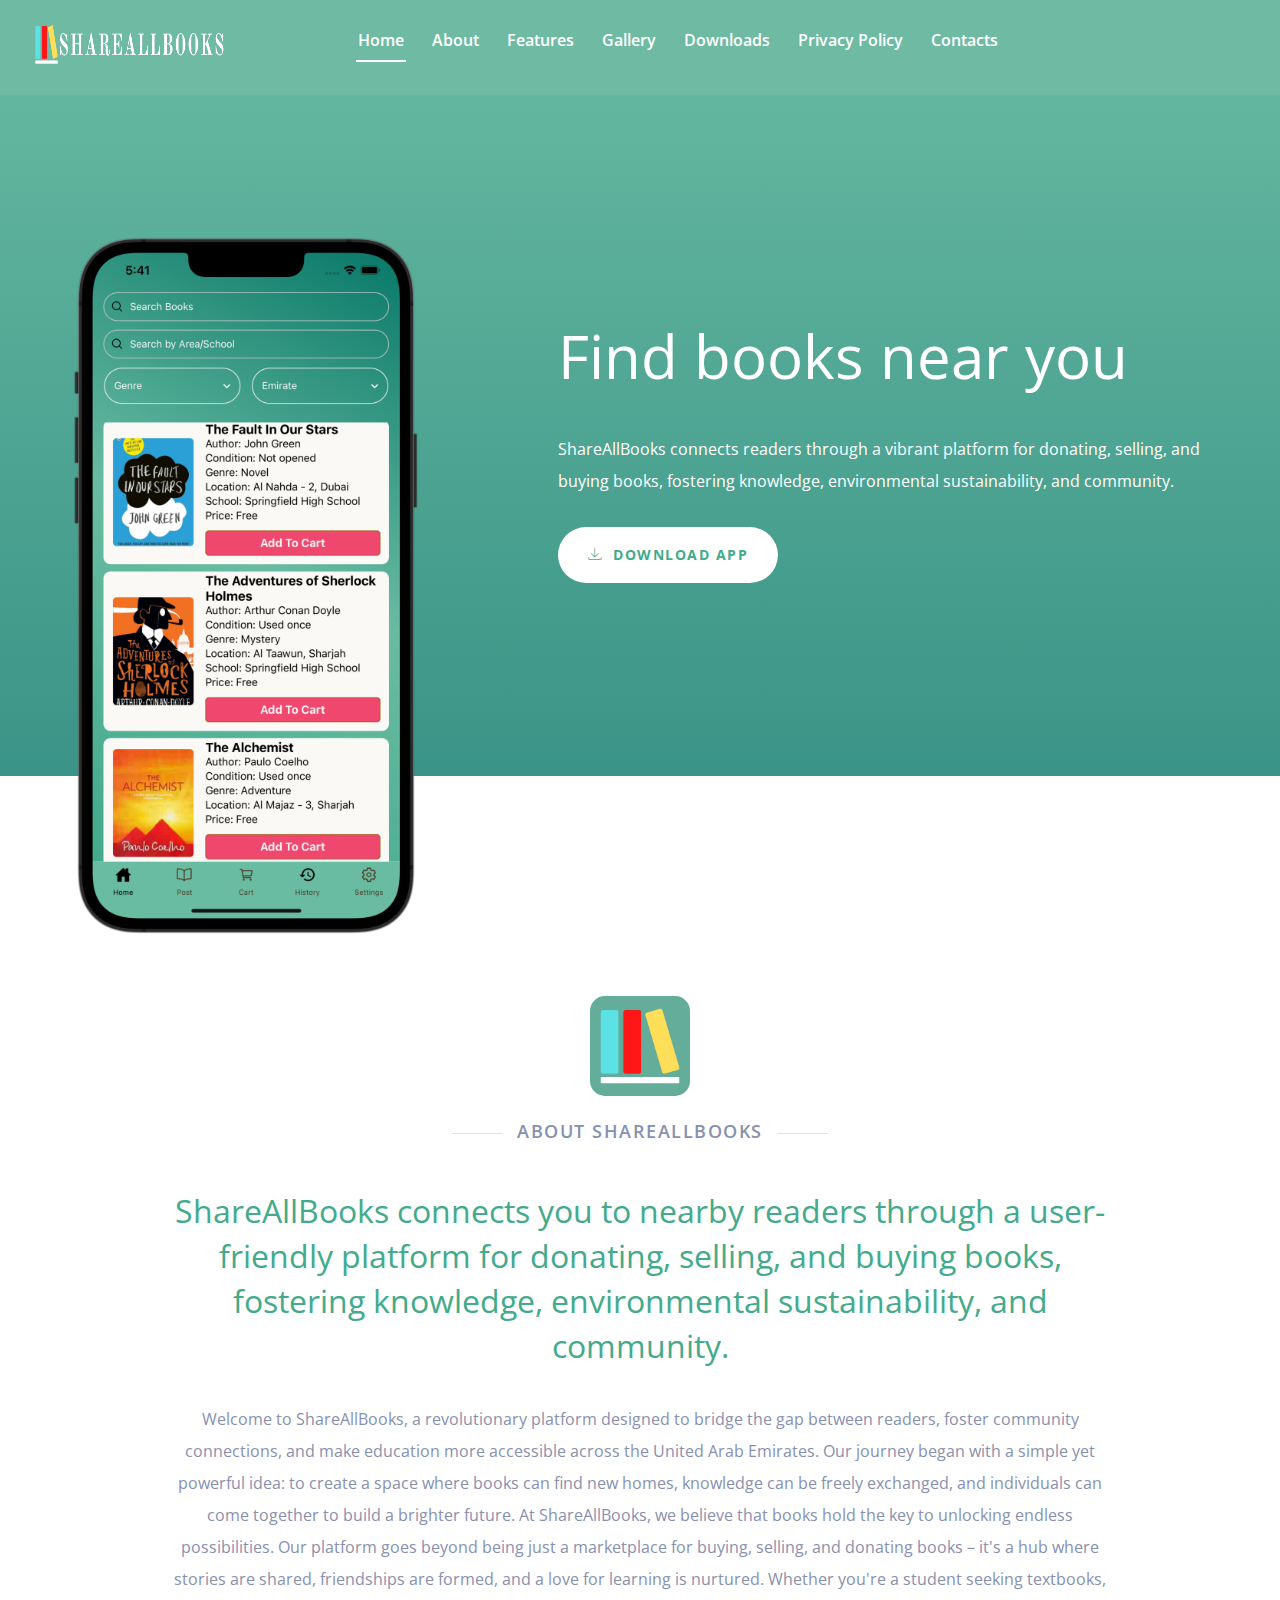
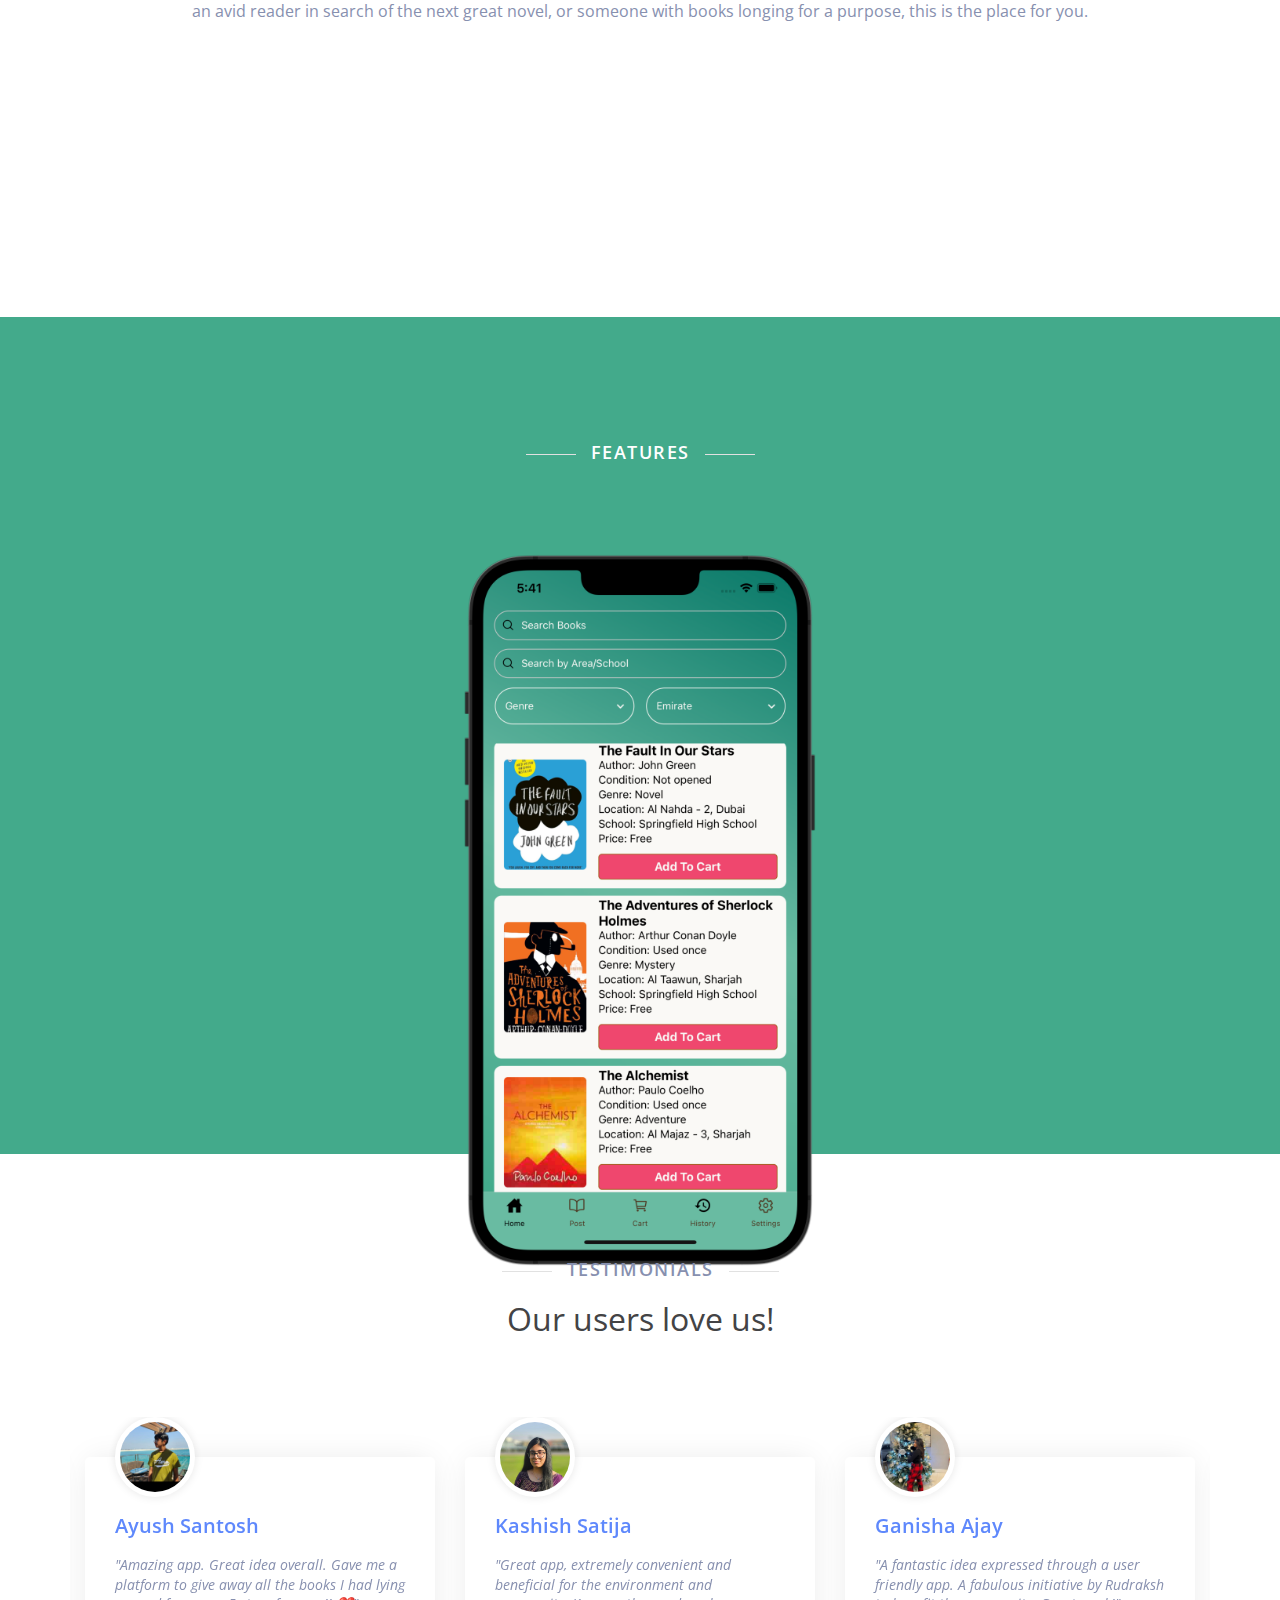
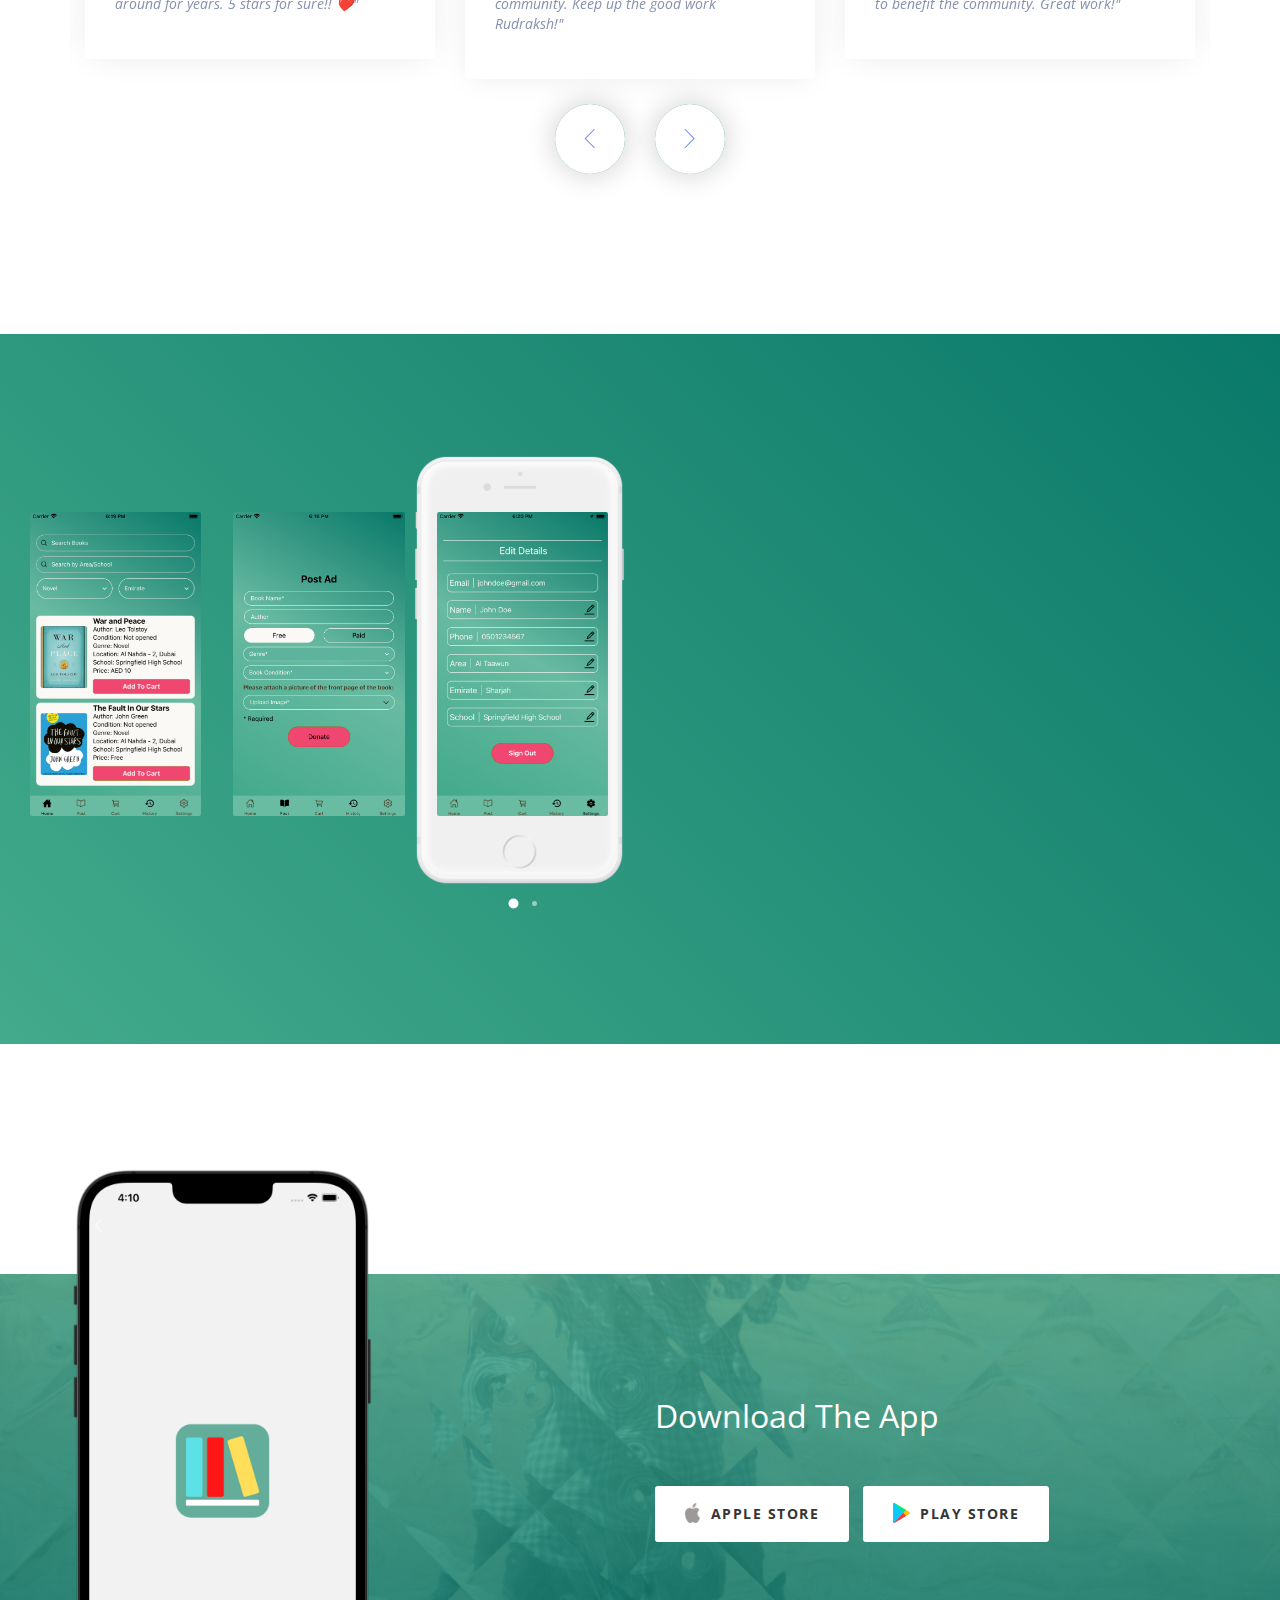
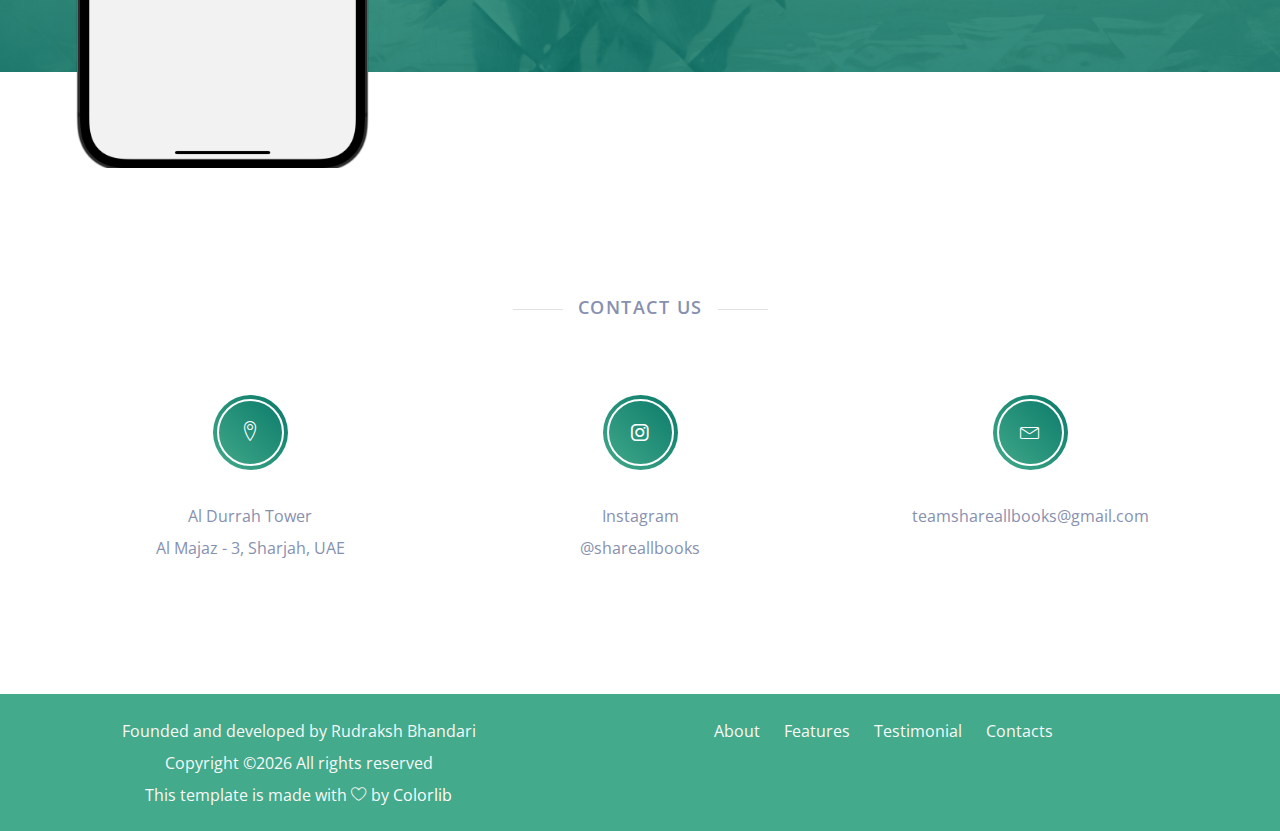
<file: index.html>
<!doctype html>
<html class="no-js" lang="zxx">
<!-- pallete: #e35d5b #f22b27 #ed5553 -->
<head>
    <meta charset="utf-8">
    <meta name="description" content="">
    <meta name="keywords" content="HTML,CSS,XML,JavaScript">
    <meta http-equiv="x-ua-compatible" content="ie=edge">
    <meta name="viewport" content="width=device-width, initial-scale=1.0">
    <!-- Title -->
    <title>ShareAllBooks</title>
    <!-- Place favicon.ico in the root directory -->
    <link rel="apple-touch-icon" href="images/apple-touch-icon.png">
    <link rel="icon" type="image/ico" href="images/favicon.png" />
    <!-- Plugin-CSS -->
    <link rel="stylesheet" href="css/bootstrap.min.css">
    <link rel="stylesheet" href="css/owl.carousel.min.css">
    <link rel="stylesheet" href="css/linearicons.css">
    <link rel="stylesheet" href="https://cdnjs.cloudflare.com/ajax/libs/font-awesome/6.1.1/css/all.min.css">
    <link rel="stylesheet" href="css/magnific-popup.css">
    <link rel="stylesheet" href="css/animate.css">
    <!-- Main-Stylesheets -->
    <link rel="stylesheet" href="css/normalize.css">
    <link rel="stylesheet" href="style.css">
    <link rel="stylesheet" href="css/responsive.css">
    <script src="js/vendor/modernizr-2.8.3.min.js"></script>

    <meta property="og:image" content="images/about-logo.png">
    <!--[if lt IE 9]>
        <script src="//oss.maxcdn.com/html5shiv/3.7.2/html5shiv.min.js"></script>
        <script src="//oss.maxcdn.com/respond/1.4.2/respond.min.js"></script>
    <![endif]-->
</head>

<body data-spy="scroll" data-target=".mainmenu-area">
    <!-- Preloader-content -->
    <div class="preloader">
        <span><i class="lnr lnr-sun"></i></span>
    </div>
    <!-- MainMenu-Area -->
    <nav class="mainmenu-area" data-spy="affix" data-offset-top="200">
        <div class="container-fluid">
            <div class="navbar-header">
                <button type="button" class="navbar-toggle" data-toggle="collapse" data-target="#primary_menu">
                    <span class="icon-bar"></span>
                    <span class="icon-bar"></span>
                    <span class="icon-bar"></span>
                </button>
                <div style="display:inline-block">   
                    <a class="navbar-brand" href="#"><img style="width:200px;height:50px" src="images/logo.png" alt="Logo"></a>
                </div>
            </div>
            <div class="collapse navbar-collapse" id="primary_menu">
                <ul class="nav navbar-nav mainmenu">
                    <li class="active"><a href="#home_page">Home</a></li>
                    <li><a href="#about_page">About</a></li>
                    <li><a href="#features_page">Features</a></li>
                    <li><a href="#gallery_page">Gallery</a></li>
                    <li><a href="#download">Downloads</a></li>
                    <li><a href="policy.html">Privacy Policy</a></li>
                    <li><a href="#contact_page">Contacts</a></li>
                </ul>
            </div>
        </div>
    </nav>
    <!-- MainMenu-Area-End -->
    <!-- Home-Area -->
    <header class="home-area overlay" id="home_page">
        <div class="container">
            <div class="row">
                <div class="col-xs-12 hidden-sm col-md-5">
                    <figure class="mobile-image wow fadeInUp" data-wow-delay="0.2s">
                        <img style="height:700px" src="images/header-mobile.png" alt="">
                    </figure>
                </div>
                <div class="col-xs-12 col-md-7">
                    <div class="space-80 hidden-xs"></div>
                    <h1 class="wow fadeInUp" data-wow-delay="0.4s">Find books near you</h1>
                    <div class="space-20"></div>
                    <div class="desc wow fadeInUp" data-wow-delay="0.6s">
                        <p>ShareAllBooks connects readers through a vibrant platform for donating, selling, and buying books, fostering knowledge, environmental sustainability, and community.  </p>
                    </div>
                    <div class="space-20"></div>
                    <a href="#download" class="bttn-white wow fadeInUp" data-wow-delay="0.8s"><i class="lnr lnr-download"></i>Download App</a>
                </div>
            </div>
        </div>
    </header>
    <!-- Home-Area-End -->
    <!-- About-Area -->
    <section class="section-padding" id="about_page">
        <div class="container">
            <div class="row">
                <div class="col-xs-12 col-md-10 col-md-offset-1">
                    <div class="page-title text-center">
                        <img style="width:100px;height:100px;border-radius: 15px" src="images/about-logo.png" alt="About Logo">
                        <div class="space-20"></div>
                        <h5 class="title">About ShareAllBooks</h5>
                        <div class="space-30"></div>
                        <h3 class="blue-color"> ShareAllBooks connects you to nearby readers through a user-friendly platform for donating, selling, and buying books, fostering knowledge, environmental sustainability, and community.</h3>
                        <div class="space-20"></div>
                        <p>Welcome to ShareAllBooks, a revolutionary platform designed to bridge the gap between readers, foster community connections, and make education more accessible across the United Arab Emirates. Our journey began with a simple yet powerful idea: to create a space where books can find new homes, knowledge can be freely exchanged, and individuals can come together to build a brighter future.

                            At ShareAllBooks, we believe that books hold the key to unlocking endless possibilities. Our platform goes beyond being just a marketplace for buying, selling, and donating books – it's a hub where stories are shared, friendships are formed, and a love for learning is nurtured. Whether you're a student seeking textbooks, an avid reader in search of the next great novel, or someone with books longing for a purpose, this is the place for you. </p>
                    </div>
                </div>
            </div>
        </div>
    </section>
    <br>
    <br>
    <br>
    <br>
    <br>
    
    <!-- Video-Area-End -->
    <!-- Feature-Area -->
    <section class="feature-area section-padding-top" id="features_page">
        <div class="container">
            <div class="row">
                <div class="col-xs-12 col-sm-8 col-sm-offset-2">
                    <div class="page-title text-center">
                        <h4 class="title">Features</h4>
                        <div class="space-10"></div>
                        <div class="space-60"></div>
                    </div>
                </div>
            </div>
            <div class="row">
                <div class="col-xs-12 col-sm-6 col-md-4">
                    <div class="service-box wow fadeInUp" data-wow-delay="0.2s">
                        <div class="box-icon">
                            <i class="lnr lnr-magnifier"></i>
                        </div>
                        <h4>Browse Ads</h4>
                        <p>Browse through ads by searching for a book, or filter by genre or emirate </p>
                    </div>
                    <div class="space-60"></div>
                    <div class="service-box wow fadeInUp" data-wow-delay="0.4s">
                        <div class="box-icon">
                            <i class="lnr lnr-upload"></i>
                        </div>
                        <h4>Post Ads</h4>
                        <p>Post an ad of a book in just 30 seconds</p>
                    </div>
                    <div class="space-60"></div>
                    <div class="service-box wow fadeInUp" data-wow-delay="0.6s">
                        <div class="box-icon">
                            <i class="lnr lnr-earth"></i>
                        </div>
                        <h4>Meet fellow readers</h4>
                        <p>Direct contact between buyers and sellers to foster community relations</p>
                    </div>
                    <div class="space-60"></div>
                </div>
                <div class="hidden-xs hidden-sm col-md-4">
                    <figure class="mobile-image">
                        <img src="images/feature-image.png" alt="Feature Photo">
                    </figure>
                </div>
                <div class="col-xs-12 col-sm-6 col-md-4">
                    <div class="service-box wow fadeInUp" data-wow-delay="0.2s">
                        <div class="box-icon">
                            <i class="lnr lnr-location"></i>
                        </div>
                        <h4>Find nearby ads</h4>
                        <p>Filter ads by searching for books in your area or by students in your school or college</p>
                    </div>
                    <div class="space-60"></div>
                    <div class="service-box wow fadeInUp" data-wow-delay="0.4s">
                        <div class="box-icon">
                            <i class="lnr lnr-history"></i>
                        </div>
                        <h4>Track History</h4>
                        <p>Manage the books you have donated or sold, with the option to relist or delete any ad</p>
                    </div>
                    <div class="space-60"></div>
                    <div class="service-box wow fadeInUp" data-wow-delay="0.6s">
                        <div class="box-icon">
                            <i class="lnr lnr-user"></i>
                        </div>
                        <h4>Editable Profile</h4>
                        <p>Edit your profile - name, phone number, location, school or college anytime</p>
                    </div>
                    <div class="space-60"></div>
                </div>
            </div>
        </div>
    </section>
    <!-- Feature-Area-End -->
    <!-- Testimonial-Area -->
    <section class="testimonial-area" id="testimonial_page">
        <div class="container">
            <div class="row">
                <div class="col-xs-12">
                    <div class="page-title text-center">
                        <h5 class="title">Testimonials</h5>
                        <h3 class="dark-color">Our users love us!</h3>
                        <div class="space-60"></div>
                    </div>
                </div>
            </div>
            <div class="row">
                <div class="col-xs-12">
                    <div class="team-slide">
                        <div class="team-box">
                            <div class="team-image">
                                <img src="images/testimonials/ayush.jpeg" alt="">
                            </div>
                            <h4>Ayush Santosh</h4>
                            <h6 class="position">"Amazing app. Great idea overall. Gave me a platform to give away all the books I had lying around for years. 5 stars for sure!! ❤️"</h6>
                        </div>
                         <div class="team-box">
                            <div class="team-image">
                                <img src="images/testimonials/kashish.jpeg" alt="">
                            </div>
                            <h4>Kashish Satija</h4>
                            <h6 class="position">"Great app, extremely convenient and beneficial for the environment and community. Keep up the good work Rudraksh!"</h6>
                        </div>
                        <div class="team-box">
                            <div class="team-image">
                                <img src="images/testimonials/ganisha.jpg" alt="">
                            </div>
                            <h4>Ganisha Ajay</h4>
                            <h6 class="position">"A fantastic idea expressed through a user friendly app. A fabulous initiative by Rudraksh to benefit the community. Great work!"</h6>
                        </div>
                    </div>
                </div>
                
            </div>
        </div>
        
    </section>
    <!-- Testimonial-Area-End -->
    <!-- Gallery-Area -->
    <section class="gallery-area section-padding" id="gallery_page">
        <div class="container-fluid">
            <div class="row">
                <div class="col-xs-12 col-sm-6 gallery-slider">
                    <div class="gallery-slide">
                        <div class="item"><img src="images/gallery-4.png" alt=""></div>
                        <div class="item"><img src="images/gallery-5.png" alt=""></div>
                        <div class="item"><img src="images/gallery-6.png" alt=""></div>
                        <div class="item"><img src="images/gallery-1.png" alt=""></div>
                        <div class="item"><img src="images/gallery-2.png" alt=""></div>
                        <div class="item"><img src="images/gallery-3.png" alt=""></div>
                    </div>
                </div>
                <div class="col-xs-12 col-sm-5 col-lg-3">
                    <div class="page-title">
                        <h5 class="white-color title wow fadeInUp" data-wow-delay="0.2s">Screenshots</h5>
                        <div class="space-10"></div>
                    </div>
                    <div class="space-20"></div>
                    <div class="desc wow fadeInUp" data-wow-delay="0.6s">
                        <p>Here are some screenshots from our app</p>
                    </div>
                    <div class="space-50"></div>
                    <a href="#features_page" class="bttn-default wow fadeInUp" data-wow-delay="0.8s">Learn More</a>
                </div>
            </div>
        </div>
    </section>

    <br>
    <br>
    <br>
    <br>
    <br>
    <span style="margin-top: 500px" id ="download"> </span>
    <!-- How-To-Use-End -->
    <!-- Download-Area -->
    <div class="download-area overlay">
        <div class="container">
            <div class="row">
                <div class="col-xs-12 col-sm-6 hidden-sm">
                    <figure class="mobile-image">
                        <img style="height:600px" src="images/download-image.png" alt="">
                    </figure>
                </div>
                <div class="col-xs-12 col-md-6 section-padding">
                    <h3 class="white-color">Download The App</h3> 
                    <br>
                    
                    <a style="color:#353535" target="_blank" href="https://apps.apple.com/ae/app/shareallbooks/id6457063516" class="bttn-white sq"><img src="images/apple-icon.png" alt="apple icon"> Apple Store</a>
                    <a style="color:#353535"  target="_blank" href="https://play.google.com/store/apps/details?id=com.rudraksh99.ShareAllBooks" class="bttn-white sq"><img src="images/play-store-icon.png" alt="Play Store Icon"> Play Store</a>
                </div>
            </div>
        </div>
    </div>
    <!-- Subscribe-Form-Area -->
    <!-- Footer-Area -->
    <footer class="footer-area" id="contact_page">
        <div class="section-padding">
            <div class="container">
                <div class="row">
                    <div class="col-xs-12">
                        <div class="page-title text-center">
                            <h5 class="title">Contact US</h5>
                            <div class="space-60"></div>
                        </div>
                    </div>
                </div>
                <div class="row">
                    <div class="col-xs-12 col-sm-4">
                        <div class="footer-box">
                            <div class="box-icon">
                                <span class="lnr lnr-map-marker"></span>
                            </div>
                            <p>Al Durrah Tower <br /> Al Majaz - 3, Sharjah, UAE</p>
                        </div>
                        <div class="space-30 hidden visible-xs"></div>
                    </div>
                    <div class="col-xs-12 col-sm-4">
                        <div class="footer-box">
                            <div class="box-icon">
                                <a style="color:#FFFFFF" href = "https://www.instagram.com/shareallbooks?igsh=bWlmMnpvOGVsam9x&utm_source=qr">
                                  <span class="fa-brands fa-instagram"></span>  
                                </a>
                                
                            </div>
                            <p>Instagram <br/> @shareallbooks</p>
                        </div>
                        <div class="space-30 hidden visible-xs"></div>
                    </div>
                    <div class="col-xs-12 col-sm-4">
                        <div class="footer-box">
                            <div class="box-icon">
                                <span class="lnr lnr-envelope"></span>
                            </div>

                            <p> teamshareallbooks@gmail.com
                            </p>

                        </div>
                    </div>
                    
                    
                </div>
            </div>
        </div>
        <!-- Footer-Bootom -->
        <div class="footer-bottom">
            <div class="container">
                <div class="row">
                    <div class="col-xs-12 col-md-5">
                        <!-- Link back to Colorlib can't be removed. Template is licensed under CC BY 3.0. -->
            <span style="color:#f8f8f8">Founded and developed by Rudraksh Bhandari <br />Copyright &copy;<script>document.write(new Date().getFullYear());</script> All rights reserved<br />This template is made with <i class="lnr lnr-heart" aria-hidden="true"></i> by <a style="color:white" href="https://colorlib.com" target="_blank">Colorlib</a></span>
            <!-- Link back to Colorlib can't be removed. Template is licensed under CC BY 3.0. -->
                        <div class="space-30 hidden visible-xs"></div>
                    </div>
                    <div class="col-xs-12 col-md-7">
                        <div class="footer-menu">
                            <ul>
                                <li><a href="#about_page">About</a></li>
                                <li><a href="#features_page">Features</a></li>
                                <li><a href="#testimonial_page">Testimonial</a></li>
                                <li><a href="#contact_page">Contacts</a></li>
                            </ul>
                        </div>
                    </div>
                </div>
            </div>
        </div>
        <!-- Footer-Bootom-End -->
    </footer>
    <!-- Footer-Area-End -->
    <!--Vendor-JS-->
    <script src="js/vendor/jquery-1.12.4.min.js"></script>
    <script src="js/vendor/jquery-ui.js"></script>
    <script src="js/vendor/bootstrap.min.js"></script>
    <!--Plugin-JS-->
    <script src="js/owl.carousel.min.js"></script>
    <script src="js/contact-form.js"></script>
    <script src="js/ajaxchimp.js"></script>
    <script src="js/scrollUp.min.js"></script>
    <script src="js/magnific-popup.min.js"></script>
    <script src="js/wow.min.js"></script>
    <!--Main-active-JS-->
    <script src="js/main.js"></script>
</body>

</html>
</file>
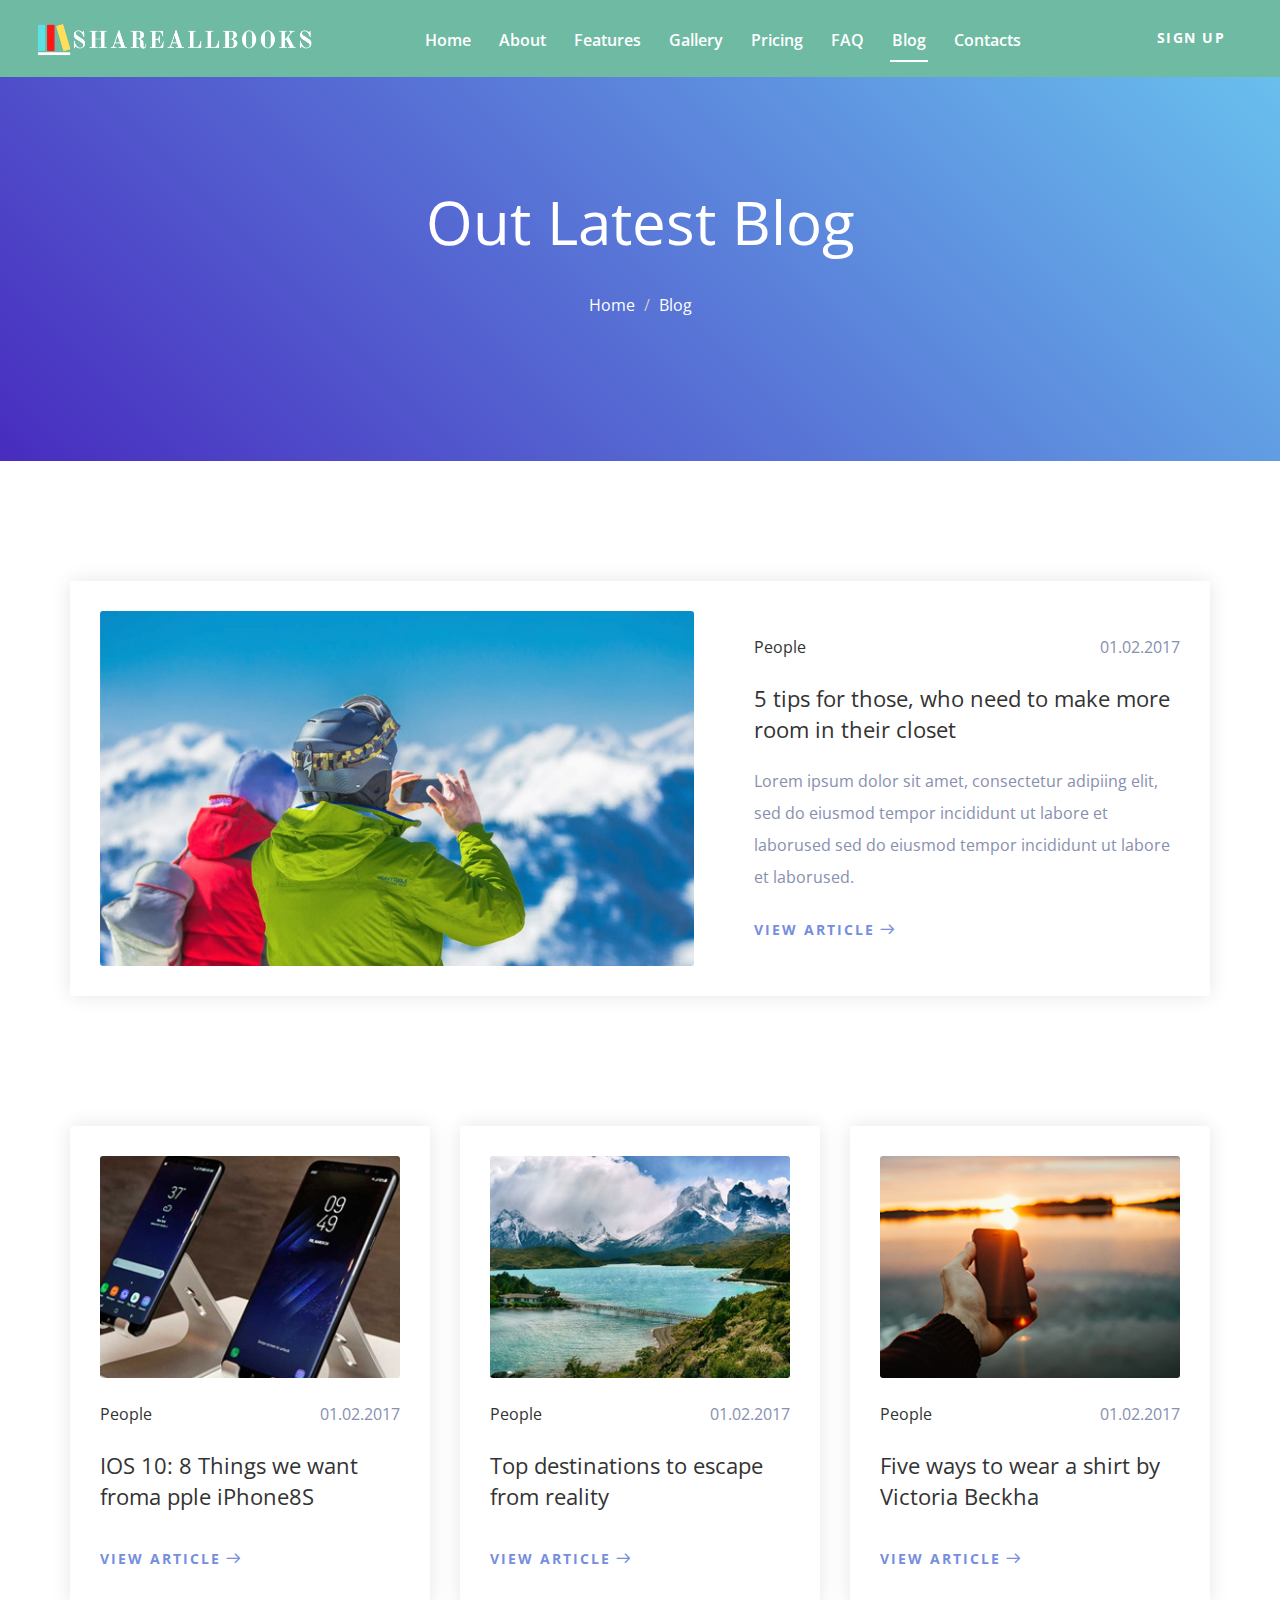
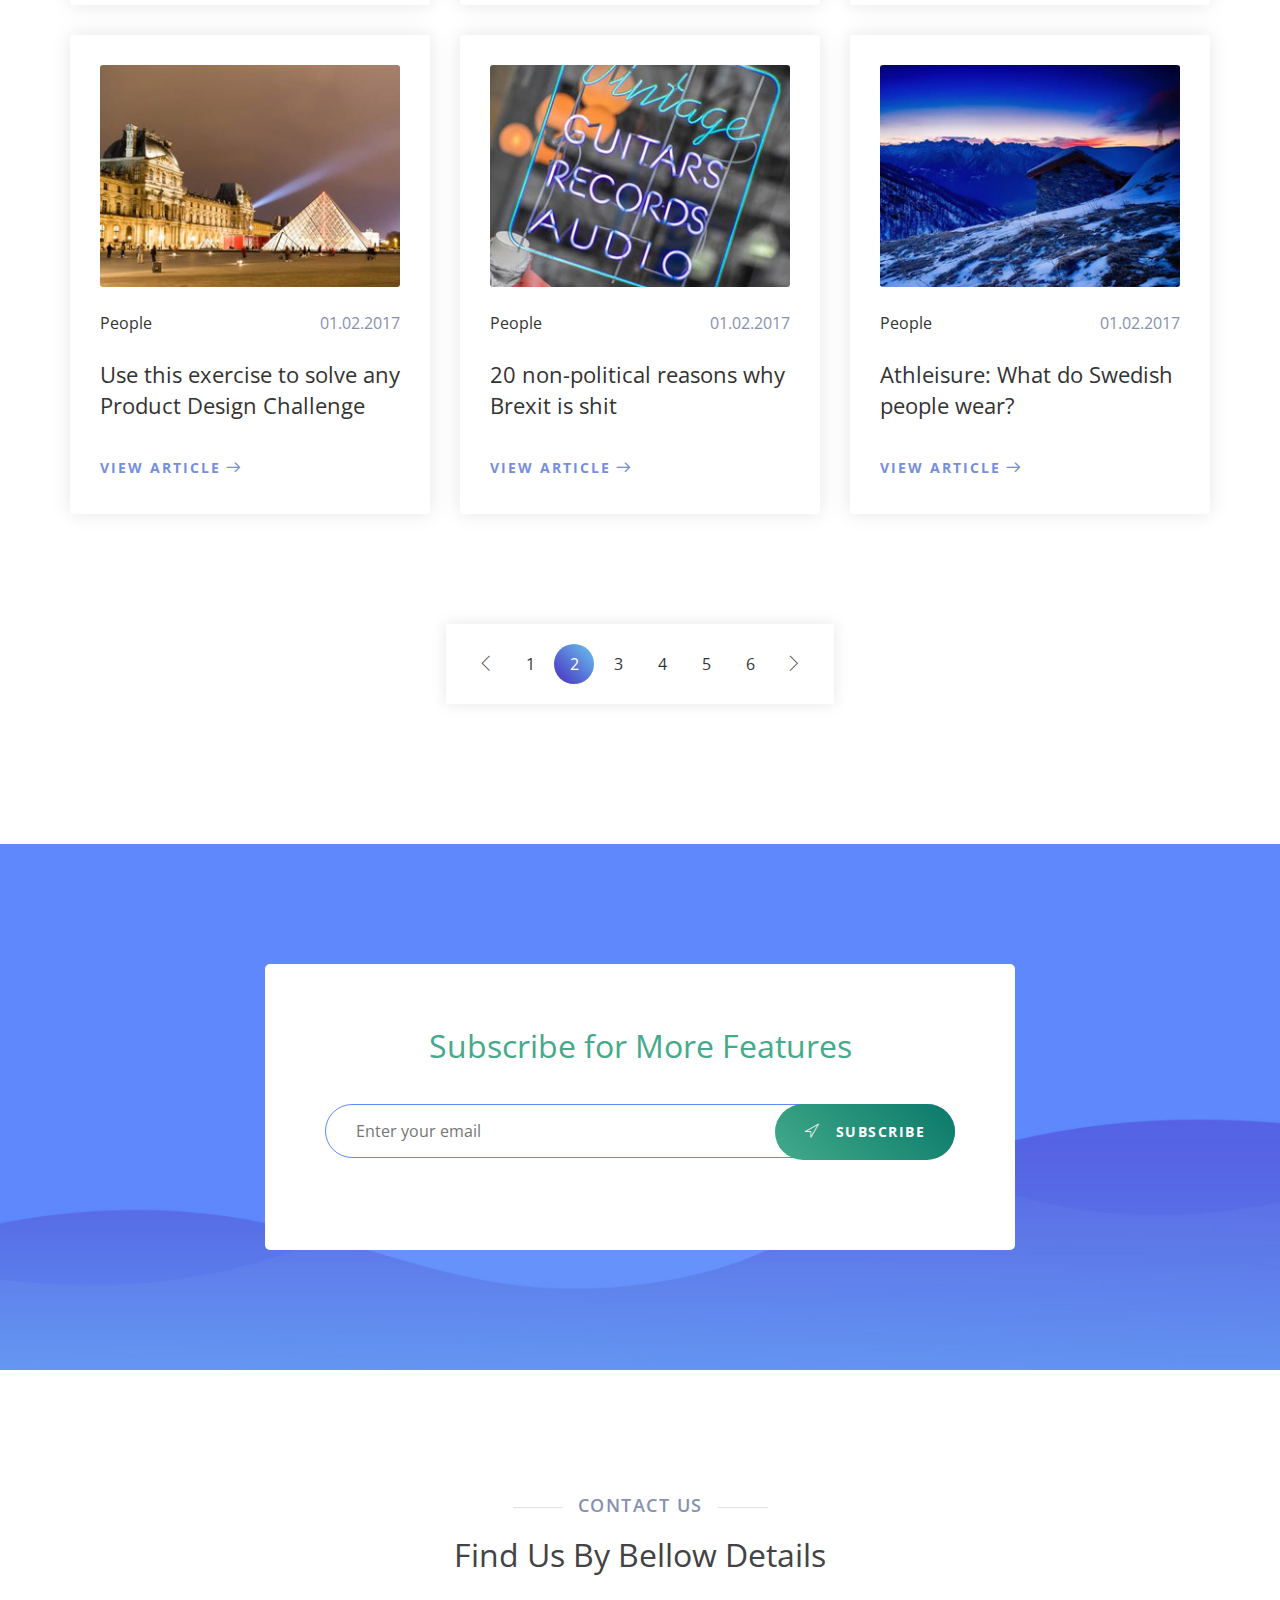
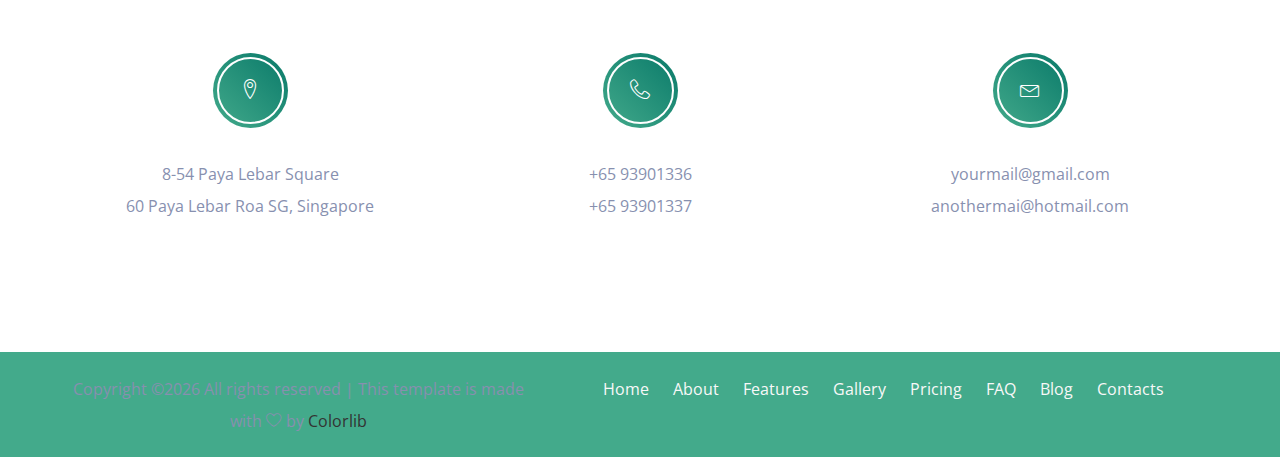
<file: blog.html>
<!doctype html>
<html class="no-js" lang="zxx">

<head>
    <meta charset="utf-8">
    <meta name="author" content="Ashekur Rahman">
    <meta name="description" content="">
    <meta name="keywords" content="HTML,CSS,XML,JavaScript">
    <meta http-equiv="x-ua-compatible" content="ie=edge">
    <meta name="viewport" content="width=device-width, initial-scale=1.0">
    <!-- Title -->
    <title>Appy App Landing Template.</title>
    <!-- Place favicon.ico in the root directory -->
    <link rel="apple-touch-icon" href="images/apple-touch-icon.png">
    <link rel="shortcut icon" type="image/ico" href="images/favicon.ico" />
    <!-- Plugin-CSS -->
    <link rel="stylesheet" href="css/bootstrap.min.css">
    <link rel="stylesheet" href="css/owl.carousel.min.css">
    <link rel="stylesheet" href="css/linearicons.css">
    <link rel="stylesheet" href="css/magnific-popup.css">
    <link rel="stylesheet" href="css/animate.css">
    <!-- Main-Stylesheets -->
    <link rel="stylesheet" href="css/normalize.css">
    <link rel="stylesheet" href="style.css">
    <link rel="stylesheet" href="css/responsive.css">
    <script src="js/vendor/modernizr-2.8.3.min.js"></script>
    <!--[if lt IE 9]>
        <script src="//oss.maxcdn.com/html5shiv/3.7.2/html5shiv.min.js"></script>
        <script src="//oss.maxcdn.com/respond/1.4.2/respond.min.js"></script>
    <![endif]-->
</head>

<body data-spy="scroll" data-target=".mainmenu-area">
    <!-- Preloader-content -->
    <div class="preloader">
        <span><i class="lnr lnr-sun"></i></span>
    </div>
    <!-- MainMenu-Area -->
    <nav class="mainmenu-area" data-spy="affix" data-offset-top="200">
        <div class="container-fluid">
            <div class="navbar-header">
                <button type="button" class="navbar-toggle" data-toggle="collapse" data-target="#primary_menu">
                    <span class="icon-bar"></span>
                    <span class="icon-bar"></span>
                    <span class="icon-bar"></span>
                </button>
                <a class="navbar-brand" href="#"><img src="images/logo.png" alt="Logo"></a>
            </div>
            <div class="collapse navbar-collapse" id="primary_menu">
                <ul class="nav navbar-nav mainmenu">
                    <li><a href="index.html#home_page">Home</a></li>
                    <li><a href="index.html#about_page">About</a></li>
                    <li><a href="index.html#features_page">Features</a></li>
                    <li><a href="index.html#gallery_page">Gallery</a></li>
                    <li><a href="index.html#price_page">Pricing</a></li>
                    <li><a href="index.html#questions_page">FAQ</a></li>
                    <li class="active"><a href="blog.html">Blog</a></li>
                    <li><a href="index.html#contact_page">Contacts</a></li>
                </ul>
                <div class="right-button hidden-xs">
                    <a href="#">Sign Up</a>
                </div>
            </div>
        </div>
    </nav>
    <!-- MainMenu-Area-End -->

    <header class="site-header">
        <div class="container">
            <div class="row">
                <div class="col-xs-12 text-center">
                    <h1 class="white-color">Out Latest Blog</h1>
                    <ul class="breadcrumb">
                        <li><a href="index.html">Home</a></li>
                        <li>Blog</li>
                    </ul>
                </div>
            </div>
        </div>
    </header>
    <div class="section-padding">
        <div class="container">
            <div class="row">
                <div class="col-xs-12">
                    <article class="post-single sticky">
                        <figure class="post-media">
                            <img src="images/sticky-image.jpg" alt="">
                        </figure>
                        <div class="post-body">
                            <div class="post-meta">
                                <div class="post-tags"><a href="#">People</a></div>
                                <div class="post-date">01.02.2017</div>
                            </div>
                            <h4 class="dark-color"><a href="single.html">5 tips for those, who need to make more room in their closet</a></h4>
                            <p>Lorem ipsum dolor sit amet, consectetur adipiing elit, sed do eiusmod tempor incididunt ut labore et laborused sed do eiusmod tempor incididunt ut labore et laborused.</p>
                            <a href="single.html" class="read-more">View Article</a>
                        </div>
                    </article>
                    <div class="space-100"></div>
                </div>
            </div>
            <div class="row">
                <div class="col-xs-12 col-sm-6 col-md-4">
                    <article class="post-single">
                        <figure class="post-media">
                            <img src="images/blog-1.jpg" alt="">
                        </figure>
                        <div class="post-body">
                            <div class="post-meta">
                                <div class="post-tags"><a href="#">People</a></div>
                                <div class="post-date">01.02.2017</div>
                            </div>
                            <h4 class="dark-color"><a href="single.html">IOS 10: 8 Things we want froma pple iPhone8S</a></h4>
                            <a href="single.html" class="read-more">View Article</a>
                        </div>
                    </article>
                </div>
                <div class="col-xs-12 col-sm-6 col-md-4">
                    <article class="post-single">
                        <figure class="post-media">
                            <img src="images/blog-2.jpg" alt="">
                        </figure>
                        <div class="post-body">
                            <div class="post-meta">
                                <div class="post-tags"><a href="#">People</a></div>
                                <div class="post-date">01.02.2017</div>
                            </div>
                            <h4 class="dark-color"><a href="single.html">Top destinations to escape from reality</a></h4>
                            <a href="single.html" class="read-more">View Article</a>
                        </div>
                    </article>
                </div>
                <div class="col-xs-12 col-sm-6 col-md-4">
                    <article class="post-single">
                        <figure class="post-media">
                            <img src="images/blog-3.jpg" alt="">
                        </figure>
                        <div class="post-body">
                            <div class="post-meta">
                                <div class="post-tags"><a href="#">People</a></div>
                                <div class="post-date">01.02.2017</div>
                            </div>
                            <h4 class="dark-color"><a href="single.html">Five ways to wear a shirt by Victoria Beckha</a></h4>
                            <a href="single.html" class="read-more">View Article</a>
                        </div>
                    </article>
                </div>
                <div class="col-xs-12 col-sm-6 col-md-4">
                    <article class="post-single">
                        <figure class="post-media">
                            <img src="images/blog-4.jpg" alt="">
                        </figure>
                        <div class="post-body">
                            <div class="post-meta">
                                <div class="post-tags"><a href="#">People</a></div>
                                <div class="post-date">01.02.2017</div>
                            </div>
                            <h4 class="dark-color"><a href="single.html">Use this exercise to solve any Product Design Challenge</a></h4>
                            <a href="single.html" class="read-more">View Article</a>
                        </div>
                    </article>
                </div>
                <div class="col-xs-12 col-sm-6 col-md-4">
                    <article class="post-single">
                        <figure class="post-media">
                            <img src="images/blog-5.jpg" alt="">
                        </figure>
                        <div class="post-body">
                            <div class="post-meta">
                                <div class="post-tags"><a href="#">People</a></div>
                                <div class="post-date">01.02.2017</div>
                            </div>
                            <h4 class="dark-color"><a href="single.html">20 non-political reasons why Brexit is shit</a></h4>
                            <a href="single.html" class="read-more">View Article</a>
                        </div>
                    </article>
                </div>
                <div class="col-xs-12 col-sm-6 col-md-4">
                    <article class="post-single">
                        <figure class="post-media">
                            <img src="images/blog-6.jpg" alt="">
                        </figure>
                        <div class="post-body">
                            <div class="post-meta">
                                <div class="post-tags"><a href="#">People</a></div>
                                <div class="post-date">01.02.2017</div>
                            </div>
                            <h4 class="dark-color"><a href="single.html">Athleisure: What do Swedish people wear?</a></h4>
                            <a href="single.html" class="read-more">View Article</a>
                        </div>
                    </article>
                </div>
            </div>
            <div class="row">
                <div class="col-xs-12">
                    <div class="pagination">
                        <div class="nav-links">
                            <a href="#" class="prev page-numbers"><i class="lnr lnr-chevron-left"></i></a>
                            <a href="#" class="page-numbers">1</a>
                            <span class="page-numbers current">2</span>
                            <a href="#" class="page-numbers">3</a>
                            <a href="#" class="page-numbers">4</a>
                            <a href="#" class="page-numbers">5</a>
                            <a href="#" class="page-numbers">6</a>
                            <a href="#" class="next page-numbers"><i class="lnr lnr-chevron-right"></i></a>
                        </div>
                    </div>
                </div>
            </div>
        </div>
    </div>
    <!-- Subscribe-Form -->
    <div class="subscribe-area section-padding">
        <div class="container">
            <div class="row">
                <div class="col-xs-12 col-sm-8 col-sm-offset-2">
                    <div class="subscribe-form text-center">
                        <h3 class="blue-color">Subscribe for More Features</h3>
                        <div class="space-20"></div>
                        <form id="mc-form">
                            <input type="email" class="control" placeholder="Enter your email" required="required" id="mc-email">
                            <button class="bttn-white active" type="submit"><span class="lnr lnr-location"></span> Subscribe</button>
                            <label class="mt10" for="mc-email"></label>
                        </form>
                    </div>
                </div>
            </div>
        </div>
    </div>
    <!-- Subscribe-Form-Area -->
    <!-- Footer-Area -->
    <footer class="footer-area" id="contact_page">
        <div class="section-padding">
            <div class="container">
                <div class="row">
                    <div class="col-xs-12">
                        <div class="page-title text-center">
                            <h5 class="title">Contact US</h5>
                            <h3 class="dark-color">Find Us By Bellow Details</h3>
                            <div class="space-60"></div>
                        </div>
                    </div>
                </div>
                <div class="row">
                    <div class="col-xs-12 col-sm-4">
                        <div class="footer-box">
                            <div class="box-icon">
                                <span class="lnr lnr-map-marker"></span>
                            </div>
                            <p>8-54 Paya Lebar Square <br /> 60 Paya Lebar Roa SG, Singapore</p>
                        </div>
                        <div class="space-30 hidden visible-xs"></div>
                    </div>
                    <div class="col-xs-12 col-sm-4">
                        <div class="footer-box">
                            <div class="box-icon">
                                <span class="lnr lnr-phone-handset"></span>
                            </div>
                            <p>+65 93901336 <br /> +65 93901337</p>
                        </div>
                        <div class="space-30 hidden visible-xs"></div>
                    </div>
                    <div class="col-xs-12 col-sm-4">
                        <div class="footer-box">
                            <div class="box-icon">
                                <span class="lnr lnr-envelope"></span>
                            </div>
                            <p>yourmail@gmail.com <br /> anothermai@hotmail.com
                            </p>
                        </div>
                    </div>
                </div>
            </div>
        </div>
        <!-- Footer-Bootom -->
        <div class="footer-bottom">
            <div class="container">
                <div class="row">
                    <div class="col-xs-12 col-md-5">

                        <!-- Link back to Colorlib can't be removed. Template is licensed under CC BY 3.0. -->
            <span>Copyright &copy;<script>document.write(new Date().getFullYear());</script> All rights reserved | This template is made with <i class="lnr lnr-heart" aria-hidden="true"></i> by <a href="https://colorlib.com" target="_blank">Colorlib</a></span>
            <!-- Link back to Colorlib can't be removed. Template is licensed under CC BY 3.0. -->
                        <div class="space-30 hidden visible-xs"></div>
                    </div>
                    <div class="col-xs-12 col-md-7">
                        <div class="footer-menu">
                            <ul>
                                <li class="active"><a href="index.html#home_page">Home</a></li>
                                <li><a href="index.html#about_page">About</a></li>
                                <li><a href="index.html#features_page">Features</a></li>
                                <li><a href="index.html#gallery_page">Gallery</a></li>
                                <li><a href="index.html#price_page">Pricing</a></li>
                                <li><a href="index.html#questions_page">FAQ</a></li>
                                <li><a href="blog.html">Blog</a></li>
                                <li><a href="index.html#contact_page">Contacts</a></li>
                            </ul>
                        </div>
                    </div>
                </div>
            </div>
        </div>
        <!-- Footer-Bootom-End -->
    </footer>
    <!-- Footer-Area-End -->
    <!--Vendor-JS-->
    <script src="js/vendor/jquery-1.12.4.min.js"></script>
    <script src="js/vendor/jquery-ui.js"></script>
    <script src="js/vendor/bootstrap.min.js"></script>
    <!--Plugin-JS-->
    <script src="js/owl.carousel.min.js"></script>
    <script src="js/contact-form.js"></script>
    <script src="js/ajaxchimp.js"></script>
    <script src="js/scrollUp.min.js"></script>
    <script src="js/magnific-popup.min.js"></script>
    <script src="js/wow.min.js"></script>
    <!--Main-active-JS-->
    <script src="js/main.js"></script>
</body>

</html>
</file>
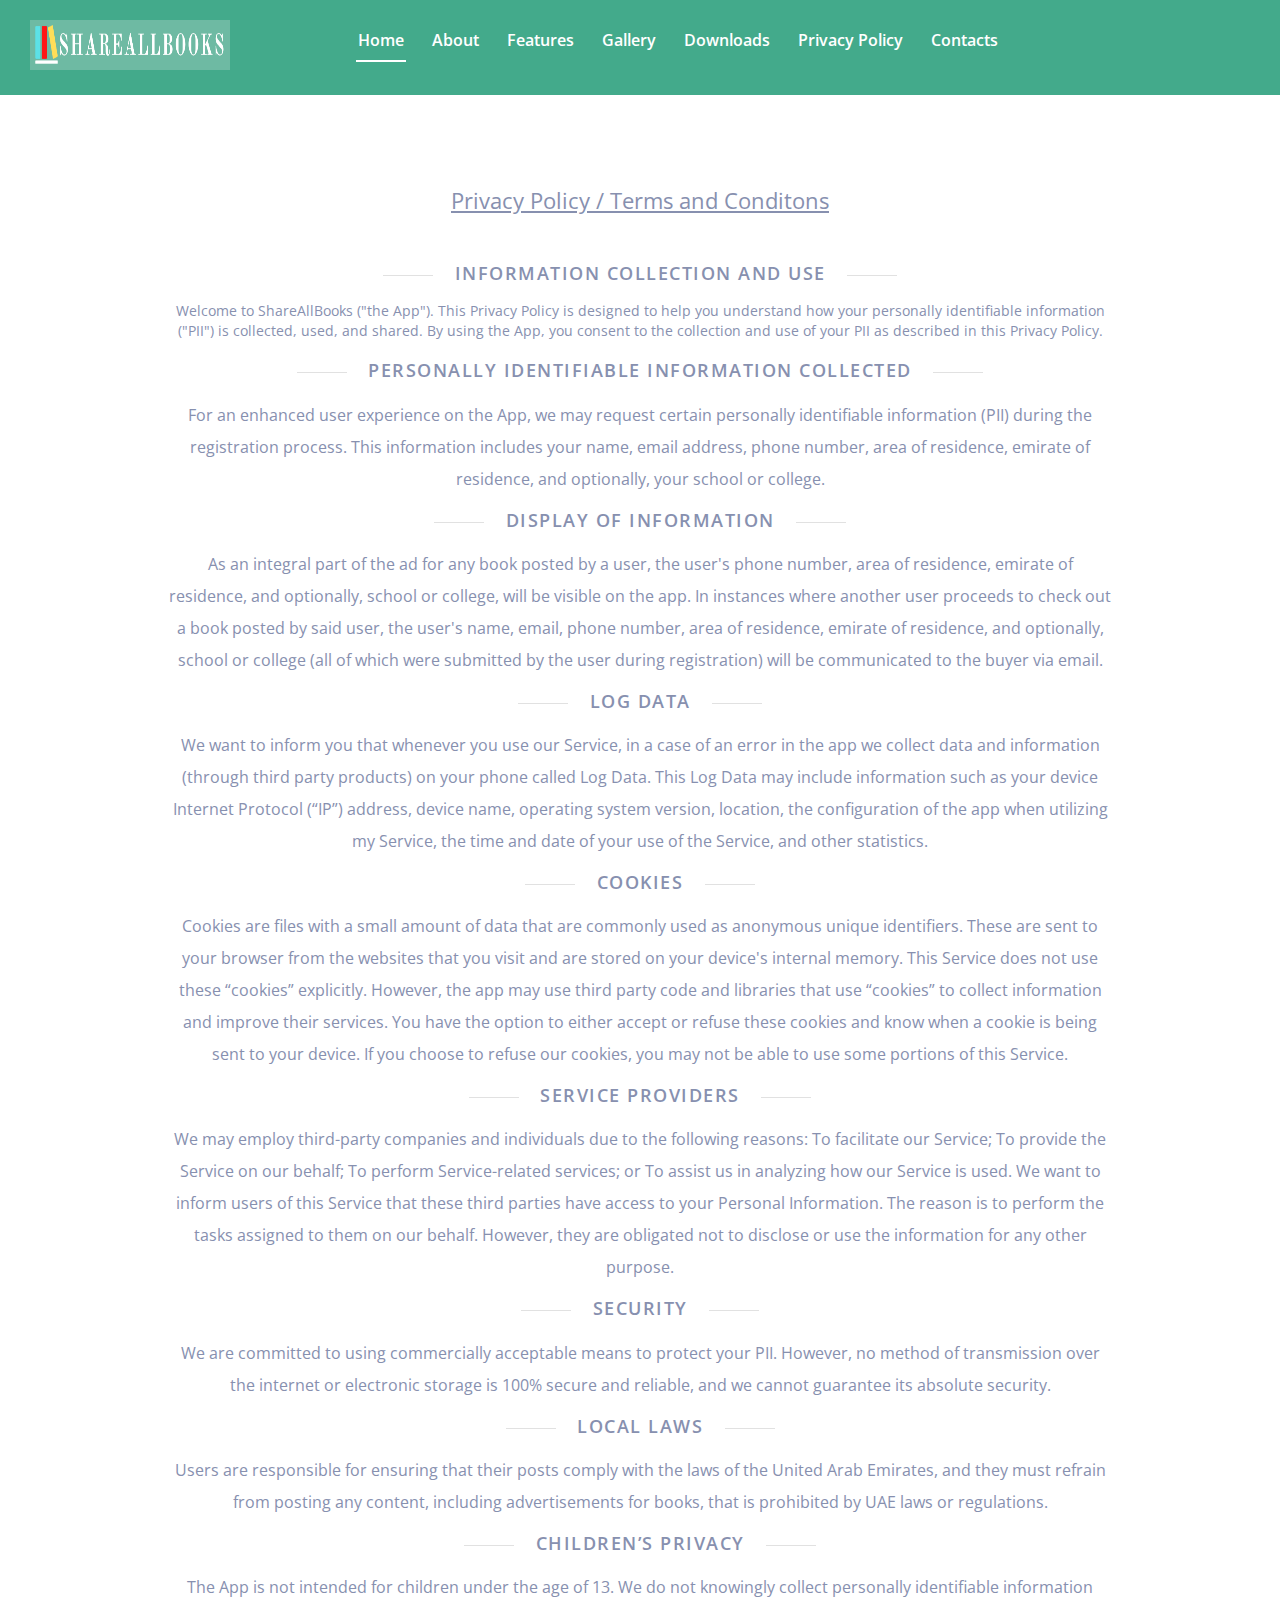
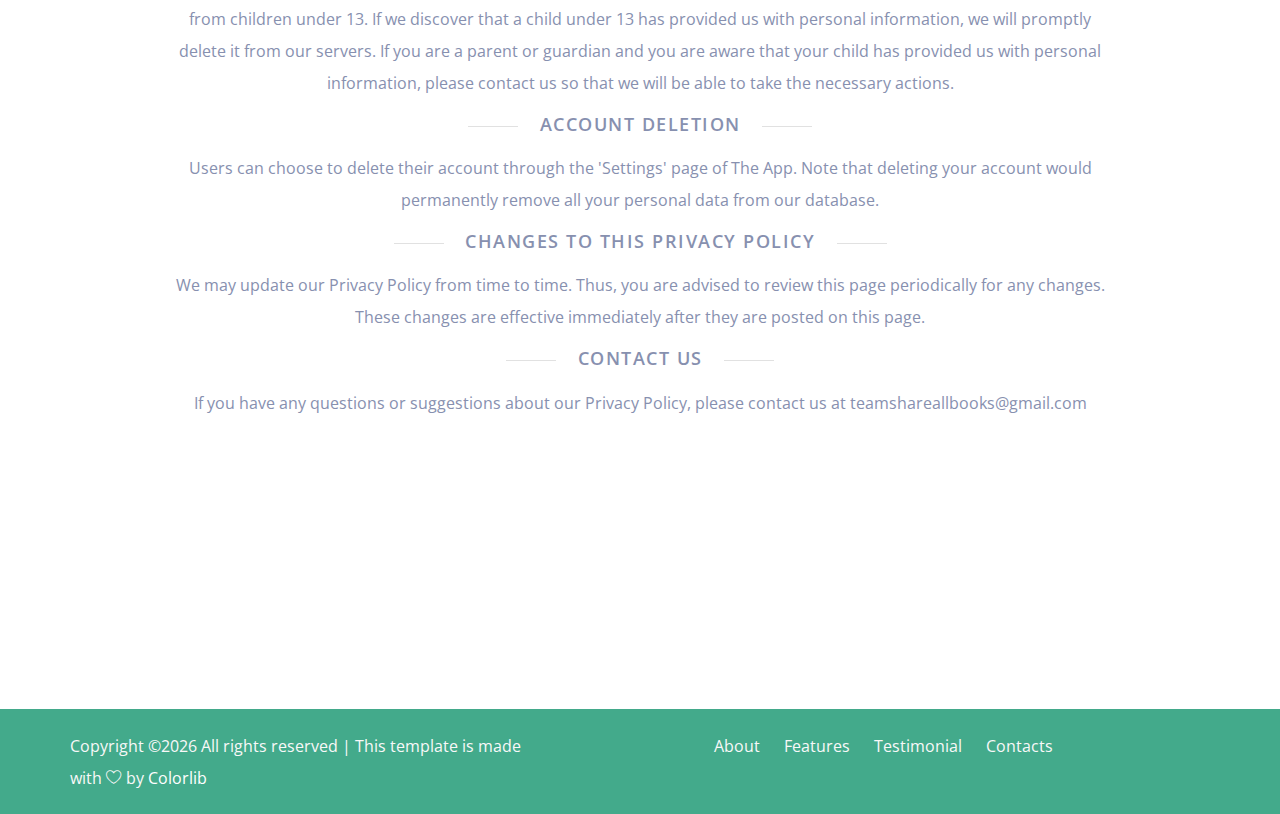
<file: policy.html>
<!doctype html>
<html class="no-js" lang="zxx">
<!-- pallete: #e35d5b #f22b27 #ed5553 -->
<head>
    <meta charset="utf-8">
    <meta name="description" content="">
    <meta name="keywords" content="HTML,CSS,XML,JavaScript">
    <meta http-equiv="x-ua-compatible" content="ie=edge">
    <meta name="viewport" content="width=device-width, initial-scale=1.0">
    <!-- Title -->
    <title>ShareAllBooks</title>
    <!-- Place favicon.ico in the root directory -->
    <link rel="apple-touch-icon" href="images/apple-touch-icon.png">
    <link rel="icon" type="image/ico" href="images/favicon.png" />
    <!-- Plugin-CSS -->
    <link rel="stylesheet" href="css/bootstrap.min.css">
    <link rel="stylesheet" href="css/owl.carousel.min.css">
    <link rel="stylesheet" href="css/linearicons.css">
    <link rel="stylesheet" href="css/magnific-popup.css">
    <link rel="stylesheet" href="css/animate.css">
    <!-- Main-Stylesheets -->
    <link rel="stylesheet" href="css/normalize.css">
    <link rel="stylesheet" href="style.css">
    <link rel="stylesheet" href="css/responsive.css">
    <script src="js/vendor/modernizr-2.8.3.min.js"></script>

    <meta property="og:image" content="images/about-logo.png">
    <!--[if lt IE 9]>
        <script src="//oss.maxcdn.com/html5shiv/3.7.2/html5shiv.min.js"></script>
        <script src="//oss.maxcdn.com/respond/1.4.2/respond.min.js"></script>
    <![endif]-->
</head>

<body data-spy="scroll" data-target=".mainmenu-area">
    <!-- Preloader-content -->
    <div class="preloader">
        <span><i class="lnr lnr-sun"></i></span>
    </div>
    <!-- MainMenu-Area -->
    <nav style="background-color: #43AA8B" class="mainmenu-area" data-spy="affix" data-offset-top="200">
        <div class="container-fluid">
            <div class="navbar-header">
                <button type="button" class="navbar-toggle" data-toggle="collapse" data-target="#primary_menu">
                    <span class="icon-bar"></span>
                    <span class="icon-bar"></span>
                    <span class="icon-bar"></span>
                </button>
                <div style="display:inline-block">   
                    <a class="navbar-brand" href="#"><img style="width:200px;height:50px" src="images/logo.png" alt="Logo"></a>
                </div>
            </div>
            <div class="collapse navbar-collapse" id="primary_menu">
                <ul class="nav navbar-nav mainmenu">
                    <li class="active"><a href="#home_page">Home</a></li>
                    <li><a href="index.html#about_page">About</a></li>
                    <li><a href="index.html#features_page">Features</a></li>
                    <li><a href="index.html#gallery_page">Gallery</a></li>
                    <li><a href="index.html#download">Downloads</a></li>
                    <li><a href="#">Privacy Policy</a></li>
                    <li><a href="index.html#contact_page">Contacts</a></li>
                </ul>
            </div>
        </div>
    </nav>
    
    <section class="section-padding" id="about_page">
        <div class="container">
            <div class="row">
                <div class="col-xs-12 col-md-10 col-md-offset-1">
                    <div class="page-title text-center">
                        <br>
                        <br>
                        <p style="font-size: 22px"> <u> Privacy Policy / Terms and Conditons </u></p>
                        <br>
                        <h5 class="title"> Information Collection and Use <h5>
<p>
    Welcome to ShareAllBooks ("the App"). This Privacy Policy is designed to help you understand how your personally identifiable information ("PII") is collected, used, and shared. 
    By using the App, you consent to the collection and use of your PII as described in this Privacy Policy.

</p>
<h5 class="title">
Personally Identifiable Information Collected
</h5>

    <p>
        For an enhanced user experience on the App, we may request certain personally identifiable information (PII) during the registration process. This information includes your
        name, email address, phone number, area of residence, emirate of residence, and optionally, your school or college.    
    </p>
    <h5 class="title">
        Display of Information
    </h5>
    
        <p>
            As an integral part of the ad for any book posted by a user, the user's phone number, area of residence, 
            emirate of residence, and optionally, school or college, will be visible on the app. In instances where another user proceeds to check out a book posted by said user, the user's name, email, phone number, area of residence, emirate of residence, and optionally, school or college (all of which were submitted by the user during registration) will be communicated to the buyer via email.
        </p>
         
<h5 class="title">
Log Data
</h5>

<p>
We want to inform you that whenever you use our Service, in a case of an error in the app we collect data and information (through third party products) on your phone called Log Data. This Log Data may include information such as your device Internet Protocol (“IP”) address, device name, operating system version, location, the configuration of the app when utilizing my Service, the time and date of your use of the Service, and other statistics.
</p>
<h5 class="title">
Cookies
</h5>
<p>
Cookies are files with a small amount of data that are commonly used as anonymous unique identifiers. These are sent to your browser from the websites that you visit and are stored on your device's internal memory.

This Service does not use these “cookies” explicitly. However, the app may use third party code and libraries that use “cookies” to collect information and improve their services. You have the option to either accept or refuse these cookies and know when a cookie is being sent to your device. If you choose to refuse our cookies, you may not be able to use some portions of this Service.
</p>
<h5 class="title">
Service Providers
</h5>
<p>
We may employ third-party companies and individuals due to the following reasons:

To facilitate our Service;
To provide the Service on our behalf;
To perform Service-related services; or
To assist us in analyzing how our Service is used.
We want to inform users of this Service that these third parties have access to your Personal Information. The reason is to perform the tasks assigned to them on our behalf. However, they are obligated not to disclose or use the information for any other purpose.
</p>

<h5 class="title">
Security
</h5>
<p>
    We are committed to using commercially acceptable means to protect your PII. However, no method of transmission over the internet or electronic storage is 100% secure and reliable,
    and we cannot guarantee its absolute security.</p>

<h5 class="title">
Local Laws
</h5>
<p>
    Users are responsible for ensuring that their posts comply with the laws of the United Arab Emirates, and they must refrain from posting any content, including advertisements for books, that is prohibited by UAE laws or regulations.
</p>


<h5 class="title">
Children’s Privacy
</h5>

<p>

    The App is not intended for children under the age of 13. We do not knowingly collect personally identifiable information from children under 13. If we discover that a child under 13 has provided us with personal information, we will promptly delete it from our servers. 
    If you are a parent or guardian and you are aware that your child has provided us with personal information, please contact us so that we will be able to take the necessary actions.
</p>

<h5 class="title">
    Account Deletion
    </h5>
    
    <p>
        Users can choose to delete their account through the 'Settings' page of The App. Note that deleting your account would permanently remove all your personal data from our database.
    </p>

<h5 class="title">
Changes to This Privacy Policy
</h5>

<p> 
We may update our Privacy Policy from time to time. Thus, you are advised to review this page periodically for any changes. These changes are effective immediately after they are posted on this page.
</p>

<h5 class="title">

Contact Us
</h5>
<p>
If you have any questions or suggestions about our Privacy Policy, please contact us at teamshareallbooks@gmail.com
</p>


                    </div>
                </div>
            </div>
        </div>
    </section>
    <br>
    <br>
    <br>
    <br>
    <br>
    
    
        <!-- Footer-Bootom -->
        <div class="footer-bottom">
            <div class="container">
                <div class="row">
                    <div class="col-xs-12 col-md-5">
                        <!-- Link back to Colorlib can't be removed. Template is licensed under CC BY 3.0. -->
            <span style="color:#f8f8f8">Copyright &copy;<script>document.write(new Date().getFullYear());</script> All rights reserved | This template is made with <i class="lnr lnr-heart" aria-hidden="true"></i> by <a style="color:white" href="https://colorlib.com" target="_blank">Colorlib</a></span>
            <!-- Link back to Colorlib can't be removed. Template is licensed under CC BY 3.0. -->
                        <div class="space-30 hidden visible-xs"></div>
                    </div>
                    <div class="col-xs-12 col-md-7">
                        <div class="footer-menu">
                            <ul>
                                <li><a href="#about_page">About</a></li>
                                <li><a href="#features_page">Features</a></li>
                                <li><a href="#testimonial_page">Testimonial</a></li>
                                <li><a href="#contact_page">Contacts</a></li>
                            </ul>
                        </div>
                    </div>
                </div>
            </div>
        </div>
        <!-- Footer-Bootom-End -->
    </footer>
    <!-- Footer-Area-End -->
    <!--Vendor-JS-->
    <script src="js/vendor/jquery-1.12.4.min.js"></script>
    <script src="js/vendor/jquery-ui.js"></script>
    <script src="js/vendor/bootstrap.min.js"></script>
    <!--Plugin-JS-->
    <script src="js/owl.carousel.min.js"></script>
    <script src="js/contact-form.js"></script>
    <script src="js/ajaxchimp.js"></script>
    <script src="js/scrollUp.min.js"></script>
    <script src="js/magnific-popup.min.js"></script>
    <script src="js/wow.min.js"></script>
    <!--Main-active-JS-->
    <script src="js/main.js"></script>
</body>

</html>
</file>
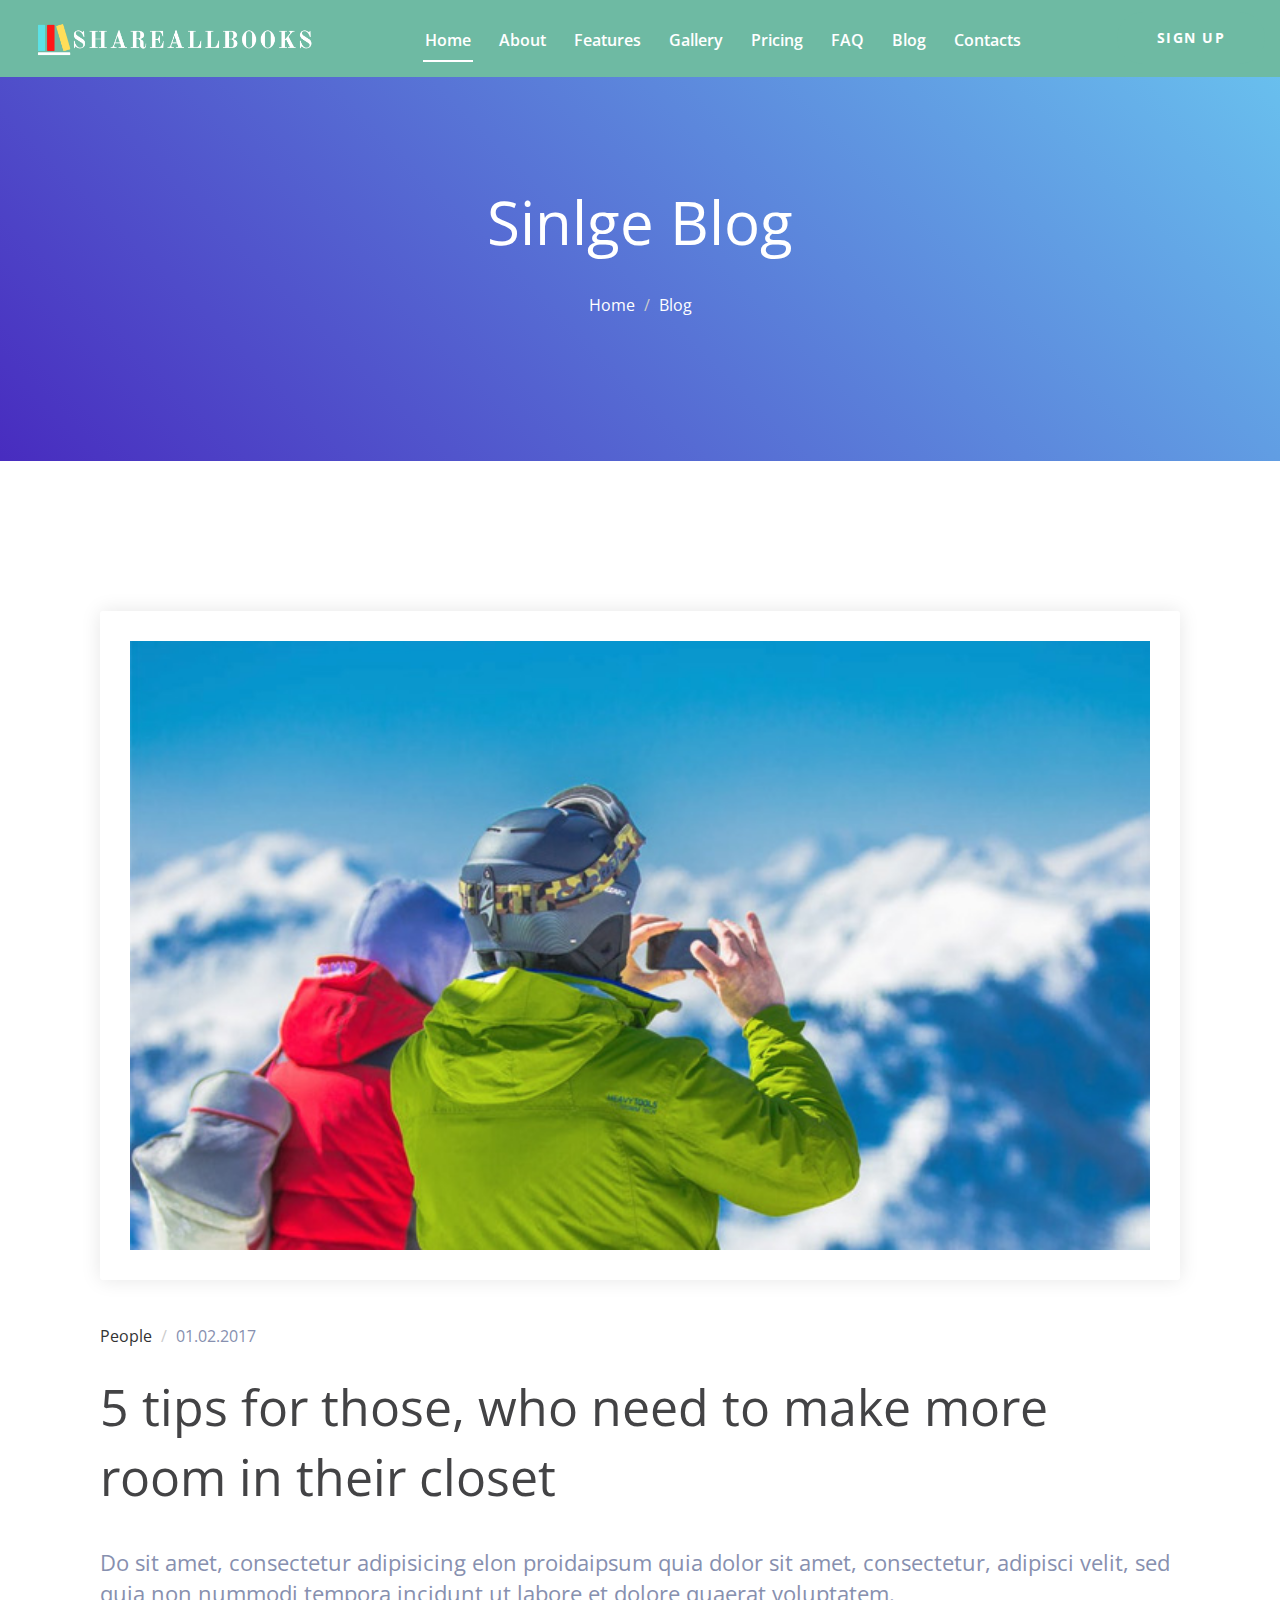
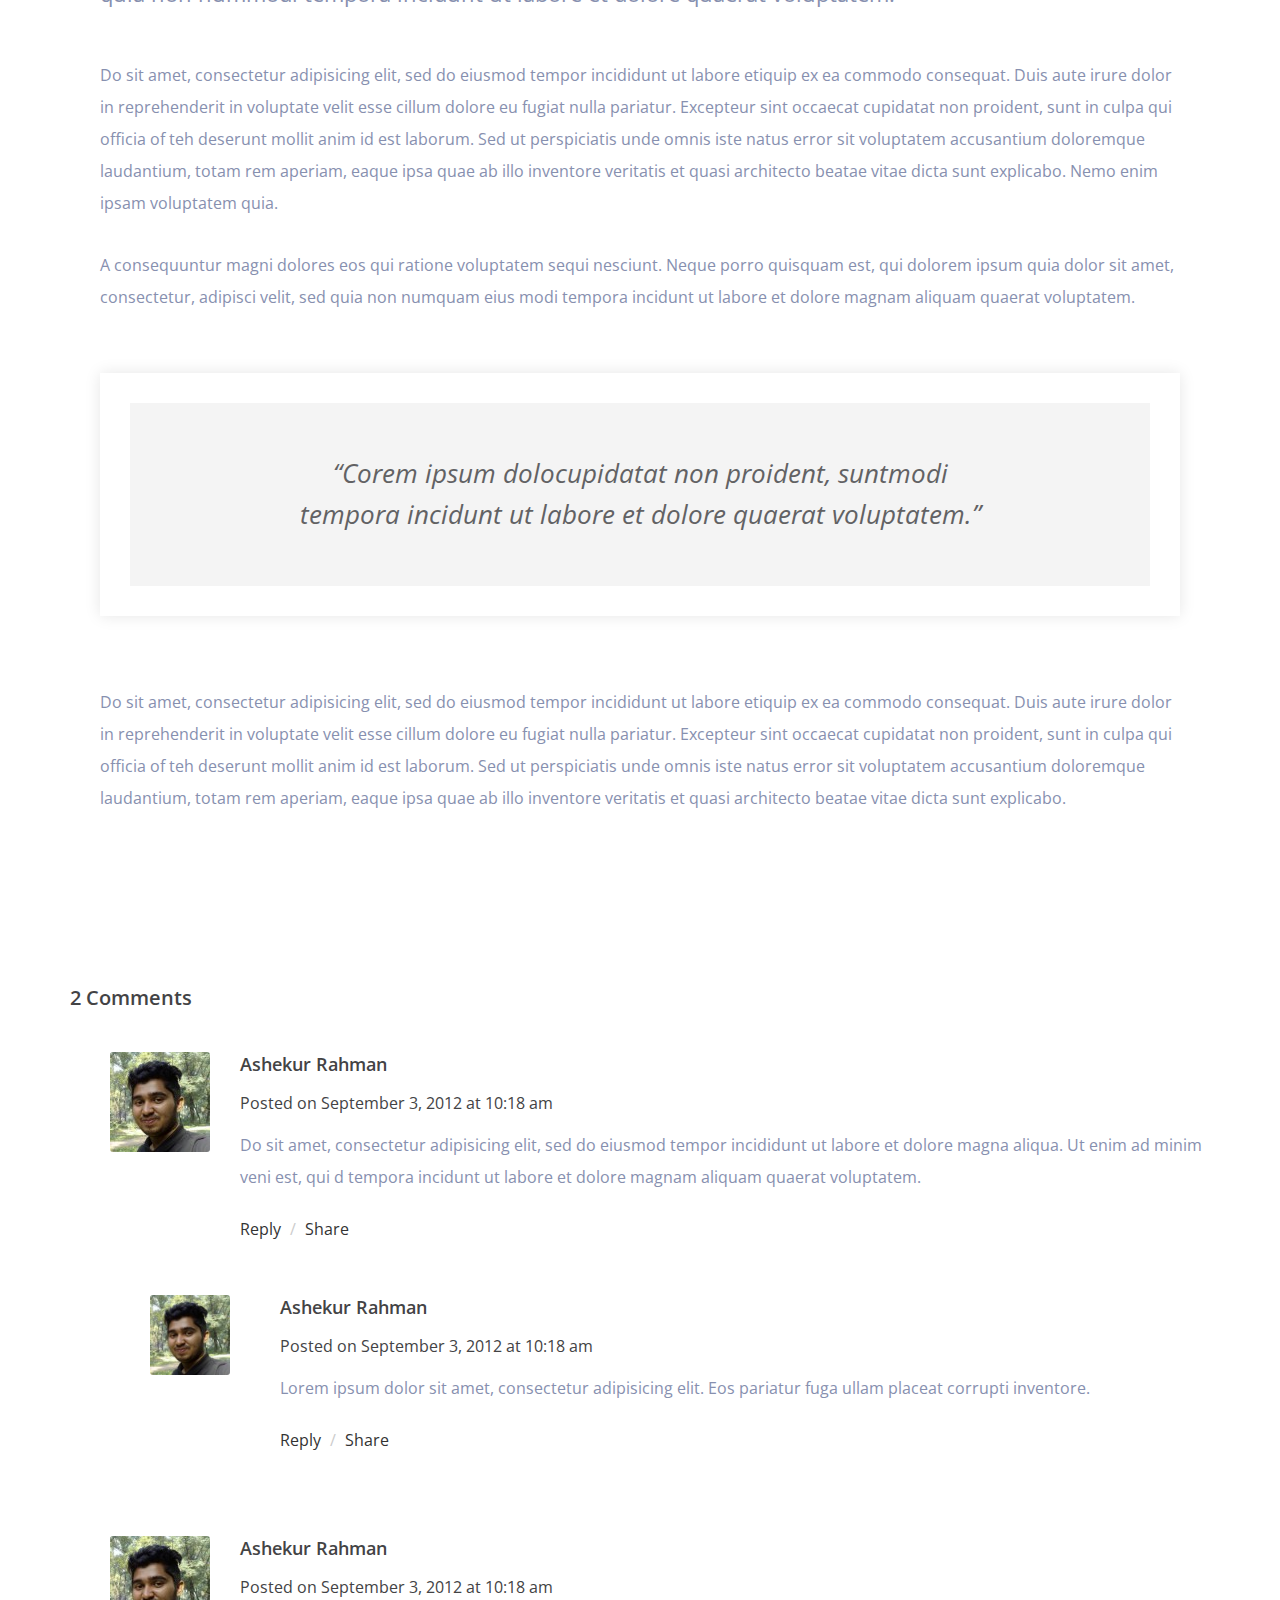
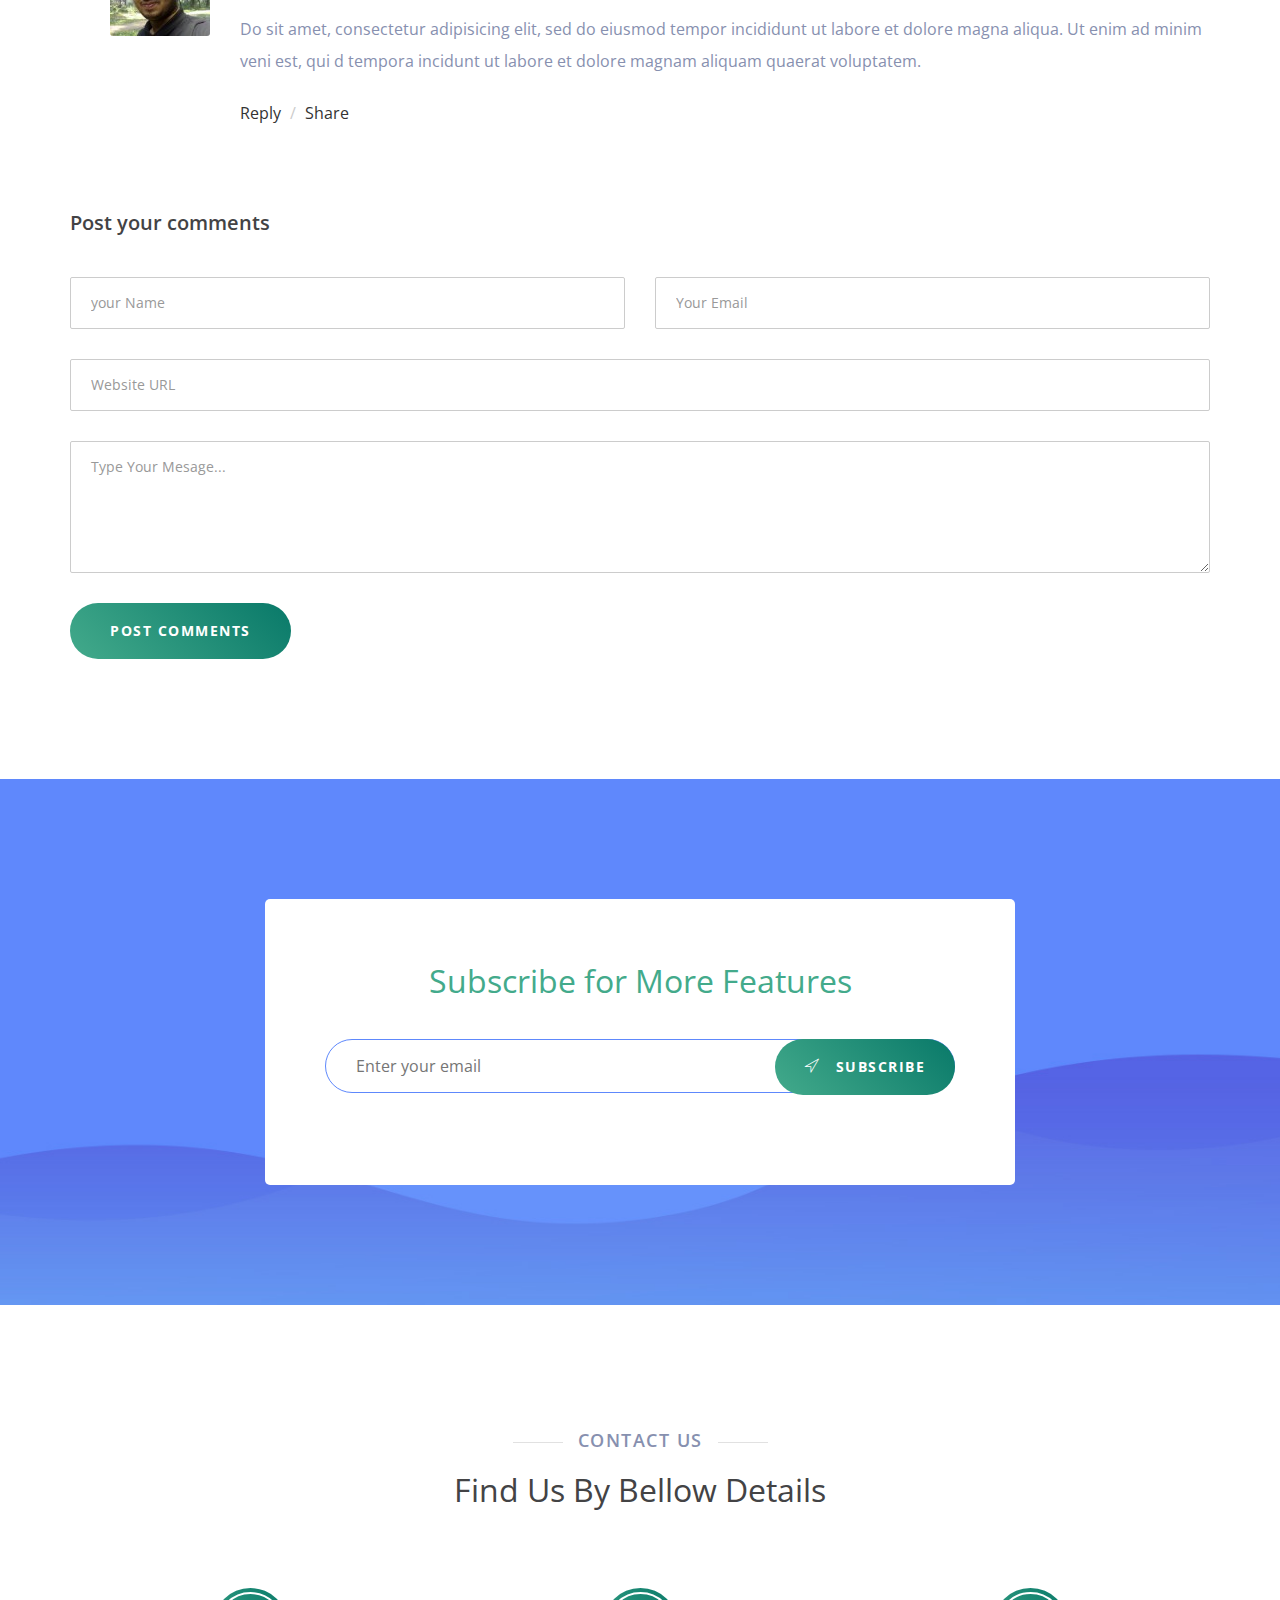
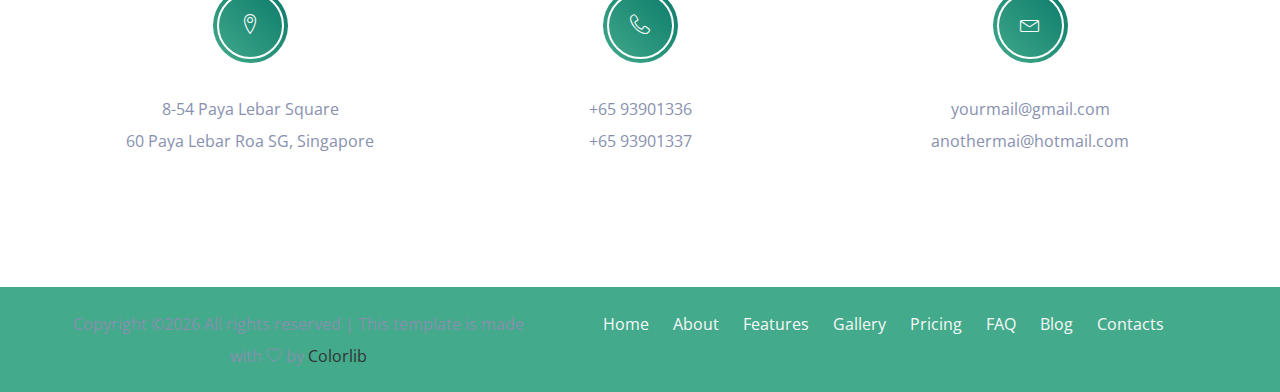
<file: single.html>
<!doctype html>
<html class="no-js" lang="zxx">

<head>
    <meta charset="utf-8">
    <meta name="author" content="Ashekur Rahman">
    <meta name="description" content="">
    <meta name="keywords" content="HTML,CSS,XML,JavaScript">
    <meta http-equiv="x-ua-compatible" content="ie=edge">
    <meta name="viewport" content="width=device-width, initial-scale=1.0">
    <!-- Title -->
    <title>Appy | Single Blog Page</title>
    <!-- Place favicon.ico in the root directory -->
    <link rel="apple-touch-icon" href="images/apple-touch-icon.png">
    <link rel="shortcut icon" type="image/ico" href="images/favicon.ico" />
    <!-- Plugin-CSS -->
    <link rel="stylesheet" href="css/bootstrap.min.css">
    <link rel="stylesheet" href="css/owl.carousel.min.css">
    <link rel="stylesheet" href="css/linearicons.css">
    <link rel="stylesheet" href="css/magnific-popup.css">
    <link rel="stylesheet" href="css/animate.css">
    <!-- Main-Stylesheets -->
    <link rel="stylesheet" href="css/normalize.css">
    <link rel="stylesheet" href="style.css">
    <link rel="stylesheet" href="css/responsive.css">
    <script src="js/vendor/modernizr-2.8.3.min.js"></script>
    <!--[if lt IE 9]>
        <script src="//oss.maxcdn.com/html5shiv/3.7.2/html5shiv.min.js"></script>
        <script src="//oss.maxcdn.com/respond/1.4.2/respond.min.js"></script>
    <![endif]-->
</head>

<body class="single-post" data-spy="scroll" data-target=".mainmenu-area">
    <!-- Preloader-content -->
    <div class="preloader">
        <span><i class="lnr lnr-sun"></i></span>
    </div>
    <!-- MainMenu-Area -->
    <nav class="mainmenu-area" data-spy="affix" data-offset-top="200">
        <div class="container-fluid">
            <div class="navbar-header">
                <button type="button" class="navbar-toggle" data-toggle="collapse" data-target="#primary_menu">
                    <span class="icon-bar"></span>
                    <span class="icon-bar"></span>
                    <span class="icon-bar"></span>
                </button>
                <a class="navbar-brand" href="#"><img src="images/logo.png" alt="Logo"></a>
            </div>
            <div class="collapse navbar-collapse" id="primary_menu">
                <ul class="nav navbar-nav mainmenu">
                    <li class="active"><a href="index.html#home_page">Home</a></li>
                    <li><a href="index.html#about_page">About</a></li>
                    <li><a href="index.html#features_page">Features</a></li>
                    <li><a href="index.html#gallery_page">Gallery</a></li>
                    <li><a href="index.html#price_page">Pricing</a></li>
                    <li><a href="index.html#questions_page">FAQ</a></li>
                    <li><a href="blog.html">Blog</a></li>
                    <li><a href="index.html#contact_page">Contacts</a></li>
                </ul>
                <div class="right-button hidden-xs">
                    <a href="#">Sign Up</a>
                </div>
            </div>
        </div>
    </nav>
    <!-- MainMenu-Area-End -->

    <header class="site-header">
        <div class="container">
            <div class="row">
                <div class="col-xs-12 text-center">
                    <h1 class="white-color">Sinlge Blog</h1>
                    <ul class="breadcrumb">
                        <li><a href="index.html">Home</a></li>
                        <li>Blog</li>
                    </ul>
                </div>
            </div>
        </div>
    </header>
    <div class="section-padding">
        <div class="container">
            <div class="row">
                <div class="col-xs-12">
                    <article class="post-single">
                        <figure class="post-media">
                            <img src="images/sticky-image.jpg" alt="">
                        </figure>
                        <div class="post-body">
                            <ul class="breadcrumb">
                                <li><a href="#">People</a></li>
                                <li>01.02.2017</li>
                            </ul>
                            <h2 class="dark-color">5 tips for those, who need to make more room in their closet</h2>
                            <div class="space-20"></div>
                            <h4>Do sit amet, consectetur adipisicing elon proidaipsum quia dolor sit amet, consectetur, adipisci velit, sed quia non nummodi tempora incidunt ut labore et dolore quaerat voluptatem.</h4>
                            <div class="space-30"></div>
                            <p>Do sit amet, consectetur adipisicing elit, sed do eiusmod tempor incididunt ut labore etiquip ex ea commodo consequat. Duis aute irure dolor in reprehenderit in voluptate velit esse cillum dolore eu fugiat nulla pariatur. Excepteur sint occaecat cupidatat non proident, sunt in culpa qui officia of teh deserunt mollit anim id est laborum. Sed ut perspiciatis unde omnis iste natus error sit voluptatem accusantium doloremque laudantium, totam rem aperiam, eaque ipsa quae ab illo inventore veritatis et quasi architecto beatae vitae dicta sunt explicabo. Nemo enim ipsam voluptatem quia.</p>
                            <div class="space-20"></div>
                            <p>A consequuntur magni dolores eos qui ratione voluptatem sequi nesciunt. Neque porro quisquam est, qui dolorem ipsum quia dolor sit amet, consectetur, adipisci velit, sed quia non numquam eius modi tempora incidunt ut labore et dolore magnam aliquam quaerat voluptatem.</p>
                            <div class="space-50"></div>
                            <blockquote>“Corem ipsum dolocupidatat non proident, suntmodi tempora incidunt ut labore et dolore quaerat voluptatem.”</blockquote>
                            <div class="space-50"></div>
                            <p>Do sit amet, consectetur adipisicing elit, sed do eiusmod tempor incididunt ut labore etiquip ex ea commodo consequat. Duis aute irure dolor in reprehenderit in voluptate velit esse cillum dolore eu fugiat nulla pariatur. Excepteur sint occaecat cupidatat non proident, sunt in culpa qui officia of teh deserunt mollit anim id est laborum. Sed ut perspiciatis unde omnis iste natus error sit voluptatem accusantium doloremque laudantium, totam rem aperiam, eaque ipsa quae ab illo inventore veritatis et quasi architecto beatae vitae dicta sunt explicabo.</p>
                        </div>
                    </article>
                    <div class="space-100"></div>
                    <div id="comments" class="comments-area">
                        <h3 class="comment-heading">2 Comments</h3>
                        <ul class="comments-list">
                            <li>
                                <article class="comment">
                                    <figure class="comment-pic">
                                        <img alt="" src="images/comment-image.jpeg">
                                    </figure>
                                    <div class="comment-content">
                                        <div class="comment-header">
                                            <h4>Ashekur Rahman</h4>
                                            <p class="comment-date">Posted on September 3, 2012 at 10:18 am </p>
                                        </div>
                                        <p>Do sit amet, consectetur adipisicing elit, sed do eiusmod tempor incididunt ut labore et dolore magna aliqua. Ut enim ad minim veni est, qui d tempora incidunt ut labore et dolore magnam aliquam quaerat voluptatem.</p>
                                        <ul class="breadcrumb">
                                            <li><a href="#">Reply</a></li>
                                            <li><a href="#">Share</a></li>
                                        </ul>
                                    </div>
                                </article>
                                <ul>
                                    <li>
                                        <article class="comment">
                                            <figure class="comment-pic">
                                                <img alt="" src="images/comment-image.jpeg">
                                            </figure>
                                            <div class="comment-content">
                                                <div class="comment-header">
                                                    <h4>Ashekur Rahman</h4>
                                                    <p class="comment-date">Posted on September 3, 2012 at 10:18 am </p>
                                                </div>
                                                <p>Lorem ipsum dolor sit amet, consectetur adipisicing elit. Eos pariatur fuga ullam placeat corrupti inventore.</p>
                                                <ul class="breadcrumb">
                                                    <li><a href="#">Reply</a></li>
                                                    <li><a href="#">Share</a></li>
                                                </ul>
                                            </div>
                                        </article>
                                    </li>
                                </ul>
                            </li>
                            <li>
                                <article class="comment">
                                    <figure class="comment-pic">
                                        <img alt="" src="images/comment-image.jpeg">
                                    </figure>
                                    <div class="comment-content">
                                        <div class="comment-header">
                                            <h4>Ashekur Rahman</h4>
                                            <p class="comment-date">Posted on September 3, 2012 at 10:18 am </p>
                                        </div>
                                        <p>Do sit amet, consectetur adipisicing elit, sed do eiusmod tempor incididunt ut labore et dolore magna aliqua. Ut enim ad minim veni est, qui d tempora incidunt ut labore et dolore magnam aliquam quaerat voluptatem.</p>
                                        <ul class="breadcrumb">
                                            <li><a href="#">Reply</a></li>
                                            <li><a href="#">Share</a></li>
                                        </ul>
                                    </div>
                                </article>
                            </li>
                        </ul>
                        <div class="comment-respond">
                            <h4>Post your comments</h4>
                            <form action="#" class="comment-form">
                                <div class="form-double">
                                    <div class="box">
                                        <input type="text" class="form-control" placeholder="your Name">
                                        <div class="space-30"></div>
                                    </div>
                                    <div class="box last">
                                        <input type="email" class="form-control" placeholder="Your Email">
                                        <div class="space-30"></div>
                                    </div>
                                </div>
                                <input type="text" class="form-control" placeholder="Website URL">
                                <div class="space-30"></div>
                                <textarea name="comment" id="comment" rows="5" class="form-control" placeholder="Type Your Mesage..."></textarea>
                                <div class="space-30"></div>
                                <button type="submit" class="bttn-default">Post Comments</button>
                            </form>
                        </div>
                    </div>
                </div>
            </div>
        </div>
    </div>
    <!-- Subscribe-Form -->
    <div class="subscribe-area section-padding">
        <div class="container">
            <div class="row">
                <div class="col-xs-12 col-sm-8 col-sm-offset-2">
                    <div class="subscribe-form text-center">
                        <h3 class="blue-color">Subscribe for More Features</h3>
                        <div class="space-20"></div>
                        <form id="mc-form">
                            <input type="email" class="control" placeholder="Enter your email" required="required" id="mc-email">
                            <button class="bttn-white active" type="submit"><span class="lnr lnr-location"></span> Subscribe</button>
                            <label class="mt10" for="mc-email"></label>
                        </form>
                    </div>
                </div>
            </div>
        </div>
    </div>
    <!-- Subscribe-Form-Area -->
    <!-- Footer-Area -->
    <footer class="footer-area" id="contact_page">
        <div class="section-padding">
            <div class="container">
                <div class="row">
                    <div class="col-xs-12">
                        <div class="page-title text-center">
                            <h5 class="title">Contact US</h5>
                            <h3 class="dark-color">Find Us By Bellow Details</h3>
                            <div class="space-60"></div>
                        </div>
                    </div>
                </div>
                <div class="row">
                    <div class="col-xs-12 col-sm-4">
                        <div class="footer-box">
                            <div class="box-icon">
                                <span class="lnr lnr-map-marker"></span>
                            </div>
                            <p>8-54 Paya Lebar Square <br /> 60 Paya Lebar Roa SG, Singapore</p>
                        </div>
                        <div class="space-30 hidden visible-xs"></div>
                    </div>
                    <div class="col-xs-12 col-sm-4">
                        <div class="footer-box">
                            <div class="box-icon">
                                <span class="lnr lnr-phone-handset"></span>
                            </div>
                            <p>+65 93901336 <br /> +65 93901337</p>
                        </div>
                        <div class="space-30 hidden visible-xs"></div>
                    </div>
                    <div class="col-xs-12 col-sm-4">
                        <div class="footer-box">
                            <div class="box-icon">
                                <span class="lnr lnr-envelope"></span>
                            </div>
                            <p>yourmail@gmail.com <br /> anothermai@hotmail.com
                            </p>
                        </div>
                    </div>
                </div>
            </div>
        </div>
        <!-- Footer-Bootom -->
        <div class="footer-bottom">
            <div class="container">
                <div class="row">
                    <div class="col-xs-12 col-md-5">
                        <!-- Link back to Colorlib can't be removed. Template is licensed under CC BY 3.0. -->
            <span>Copyright &copy;<script>document.write(new Date().getFullYear());</script> All rights reserved | This template is made with <i class="lnr lnr-heart" aria-hidden="true"></i> by <a href="https://colorlib.com" target="_blank">Colorlib</a></span>
            <!-- Link back to Colorlib can't be removed. Template is licensed under CC BY 3.0. -->
                        <div class="space-30 hidden visible-xs"></div>
                    </div>
                    <div class="col-xs-12 col-md-7">
                        <div class="footer-menu">
                            <ul>
                                <li><a href="index.html#home_page">Home</a></li>
                                <li><a href="index.html#about_page">About</a></li>
                                <li><a href="index.html#features_page">Features</a></li>
                                <li><a href="index.html#gallery_page">Gallery</a></li>
                                <li><a href="index.html#price_page">Pricing</a></li>
                                <li><a href="index.html#questions_page">FAQ</a></li>
                                <li><a href="blog.html">Blog</a></li>
                                <li><a href="index.html#contact_page">Contacts</a></li>
                            </ul>
                        </div>
                    </div>
                </div>
            </div>
        </div>
        <!-- Footer-Bootom-End -->
    </footer>
    <!-- Footer-Area-End -->
    <!--Vendor-JS-->
    <script src="js/vendor/jquery-1.12.4.min.js"></script>
    <script src="js/vendor/jquery-ui.js"></script>
    <script src="js/vendor/bootstrap.min.js"></script>
    <!--Plugin-JS-->
    <script src="js/owl.carousel.min.js"></script>
    <script src="js/contact-form.js"></script>
    <script src="js/ajaxchimp.js"></script>
    <script src="js/scrollUp.min.js"></script>
    <script src="js/magnific-popup.min.js"></script>
    <script src="js/wow.min.js"></script>
    <!--Main-active-JS-->
    <script src="js/main.js"></script>
</body>

</html>
</file>
<file: css/linearicons.css>
@font-face {
	font-family: 'Linearicons-Free';
	src:url('../fonts/Linearicons-Free.eot?w118d');
	src:url('../fonts/Linearicons-Free.eot?#iefixw118d') format('embedded-opentype'),
		url('../fonts/Linearicons-Free.woff2?w118d') format('woff2'),
		url('../fonts/Linearicons-Free.woff?w118d') format('woff'),
		url('../fonts/Linearicons-Free.ttf?w118d') format('truetype'),
		url('../fonts/Linearicons-Free.svg?w118d#Linearicons-Free') format('svg');
	font-weight: normal;
	font-style: normal;
}

.lnr {
	font-family: 'Linearicons-Free';
	speak: none;
	font-style: normal;
	font-weight: normal;
	font-variant: normal;
	text-transform: none;
	line-height: 1;

	/* Better Font Rendering =========== */
	-webkit-font-smoothing: antialiased;
	-moz-osx-font-smoothing: grayscale;
}

.lnr-home:before {
	content: "\e800";
}
.lnr-apartment:before {
	content: "\e801";
}
.lnr-pencil:before {
	content: "\e802";
}
.lnr-magic-wand:before {
	content: "\e803";
}
.lnr-drop:before {
	content: "\e804";
}
.lnr-lighter:before {
	content: "\e805";
}
.lnr-poop:before {
	content: "\e806";
}
.lnr-sun:before {
	content: "\e807";
}
.lnr-moon:before {
	content: "\e808";
}
.lnr-cloud:before {
	content: "\e809";
}
.lnr-cloud-upload:before {
	content: "\e80a";
}
.lnr-cloud-download:before {
	content: "\e80b";
}
.lnr-cloud-sync:before {
	content: "\e80c";
}
.lnr-cloud-check:before {
	content: "\e80d";
}
.lnr-database:before {
	content: "\e80e";
}
.lnr-lock:before {
	content: "\e80f";
}
.lnr-cog:before {
	content: "\e810";
}
.lnr-trash:before {
	content: "\e811";
}
.lnr-dice:before {
	content: "\e812";
}
.lnr-heart:before {
	content: "\e813";
}
.lnr-star:before {
	content: "\e814";
}
.lnr-star-half:before {
	content: "\e815";
}
.lnr-star-empty:before {
	content: "\e816";
}
.lnr-flag:before {
	content: "\e817";
}
.lnr-envelope:before {
	content: "\e818";
}
.lnr-paperclip:before {
	content: "\e819";
}
.lnr-inbox:before {
	content: "\e81a";
}
.lnr-eye:before {
	content: "\e81b";
}
.lnr-printer:before {
	content: "\e81c";
}
.lnr-file-empty:before {
	content: "\e81d";
}
.lnr-file-add:before {
	content: "\e81e";
}
.lnr-enter:before {
	content: "\e81f";
}
.lnr-exit:before {
	content: "\e820";
}
.lnr-graduation-hat:before {
	content: "\e821";
}
.lnr-license:before {
	content: "\e822";
}
.lnr-music-note:before {
	content: "\e823";
}
.lnr-film-play:before {
	content: "\e824";
}
.lnr-camera-video:before {
	content: "\e825";
}
.lnr-camera:before {
	content: "\e826";
}
.lnr-picture:before {
	content: "\e827";
}
.lnr-book:before {
	content: "\e828";
}
.lnr-bookmark:before {
	content: "\e829";
}
.lnr-user:before {
	content: "\e82a";
}
.lnr-users:before {
	content: "\e82b";
}
.lnr-shirt:before {
	content: "\e82c";
}
.lnr-store:before {
	content: "\e82d";
}
.lnr-cart:before {
	content: "\e82e";
}
.lnr-tag:before {
	content: "\e82f";
}
.lnr-phone-handset:before {
	content: "\e830";
}
.lnr-phone:before {
	content: "\e831";
}
.lnr-pushpin:before {
	content: "\e832";
}
.lnr-map-marker:before {
	content: "\e833";
}
.lnr-map:before {
	content: "\e834";
}
.lnr-location:before {
	content: "\e835";
}
.lnr-calendar-full:before {
	content: "\e836";
}
.lnr-keyboard:before {
	content: "\e837";
}
.lnr-spell-check:before {
	content: "\e838";
}
.lnr-screen:before {
	content: "\e839";
}
.lnr-smartphone:before {
	content: "\e83a";
}
.lnr-tablet:before {
	content: "\e83b";
}
.lnr-laptop:before {
	content: "\e83c";
}
.lnr-laptop-phone:before {
	content: "\e83d";
}
.lnr-power-switch:before {
	content: "\e83e";
}
.lnr-bubble:before {
	content: "\e83f";
}
.lnr-heart-pulse:before {
	content: "\e840";
}
.lnr-construction:before {
	content: "\e841";
}
.lnr-pie-chart:before {
	content: "\e842";
}
.lnr-chart-bars:before {
	content: "\e843";
}
.lnr-gift:before {
	content: "\e844";
}
.lnr-diamond:before {
	content: "\e845";
}
.lnr-linearicons:before {
	content: "\e846";
}
.lnr-dinner:before {
	content: "\e847";
}
.lnr-coffee-cup:before {
	content: "\e848";
}
.lnr-leaf:before {
	content: "\e849";
}
.lnr-paw:before {
	content: "\e84a";
}
.lnr-rocket:before {
	content: "\e84b";
}
.lnr-briefcase:before {
	content: "\e84c";
}
.lnr-bus:before {
	content: "\e84d";
}
.lnr-car:before {
	content: "\e84e";
}
.lnr-train:before {
	content: "\e84f";
}
.lnr-bicycle:before {
	content: "\e850";
}
.lnr-wheelchair:before {
	content: "\e851";
}
.lnr-select:before {
	content: "\e852";
}
.lnr-earth:before {
	content: "\e853";
}
.lnr-smile:before {
	content: "\e854";
}
.lnr-sad:before {
	content: "\e855";
}
.lnr-neutral:before {
	content: "\e856";
}
.lnr-mustache:before {
	content: "\e857";
}
.lnr-alarm:before {
	content: "\e858";
}
.lnr-bullhorn:before {
	content: "\e859";
}
.lnr-volume-high:before {
	content: "\e85a";
}
.lnr-volume-medium:before {
	content: "\e85b";
}
.lnr-volume-low:before {
	content: "\e85c";
}
.lnr-volume:before {
	content: "\e85d";
}
.lnr-mic:before {
	content: "\e85e";
}
.lnr-hourglass:before {
	content: "\e85f";
}
.lnr-undo:before {
	content: "\e860";
}
.lnr-redo:before {
	content: "\e861";
}
.lnr-sync:before {
	content: "\e862";
}
.lnr-history:before {
	content: "\e863";
}
.lnr-clock:before {
	content: "\e864";
}
.lnr-download:before {
	content: "\e865";
}
.lnr-upload:before {
	content: "\e866";
}
.lnr-enter-down:before {
	content: "\e867";
}
.lnr-exit-up:before {
	content: "\e868";
}
.lnr-bug:before {
	content: "\e869";
}
.lnr-code:before {
	content: "\e86a";
}
.lnr-link:before {
	content: "\e86b";
}
.lnr-unlink:before {
	content: "\e86c";
}
.lnr-thumbs-up:before {
	content: "\e86d";
}
.lnr-thumbs-down:before {
	content: "\e86e";
}
.lnr-magnifier:before {
	content: "\e86f";
}
.lnr-cross:before {
	content: "\e870";
}
.lnr-menu:before {
	content: "\e871";
}
.lnr-list:before {
	content: "\e872";
}
.lnr-chevron-up:before {
	content: "\e873";
}
.lnr-chevron-down:before {
	content: "\e874";
}
.lnr-chevron-left:before {
	content: "\e875";
}
.lnr-chevron-right:before {
	content: "\e876";
}
.lnr-arrow-up:before {
	content: "\e877";
}
.lnr-arrow-down:before {
	content: "\e878";
}
.lnr-arrow-left:before {
	content: "\e879";
}
.lnr-arrow-right:before {
	content: "\e87a";
}
.lnr-move:before {
	content: "\e87b";
}
.lnr-warning:before {
	content: "\e87c";
}
.lnr-question-circle:before {
	content: "\e87d";
}
.lnr-menu-circle:before {
	content: "\e87e";
}
.lnr-checkmark-circle:before {
	content: "\e87f";
}
.lnr-cross-circle:before {
	content: "\e880";
}
.lnr-plus-circle:before {
	content: "\e881";
}
.lnr-circle-minus:before {
	content: "\e882";
}
.lnr-arrow-up-circle:before {
	content: "\e883";
}
.lnr-arrow-down-circle:before {
	content: "\e884";
}
.lnr-arrow-left-circle:before {
	content: "\e885";
}
.lnr-arrow-right-circle:before {
	content: "\e886";
}
.lnr-chevron-up-circle:before {
	content: "\e887";
}
.lnr-chevron-down-circle:before {
	content: "\e888";
}
.lnr-chevron-left-circle:before {
	content: "\e889";
}
.lnr-chevron-right-circle:before {
	content: "\e88a";
}
.lnr-crop:before {
	content: "\e88b";
}
.lnr-frame-expand:before {
	content: "\e88c";
}
.lnr-frame-contract:before {
	content: "\e88d";
}
.lnr-layers:before {
	content: "\e88e";
}
.lnr-funnel:before {
	content: "\e88f";
}
.lnr-text-format:before {
	content: "\e890";
}
.lnr-text-format-remove:before {
	content: "\e891";
}
.lnr-text-size:before {
	content: "\e892";
}
.lnr-bold:before {
	content: "\e893";
}
.lnr-italic:before {
	content: "\e894";
}
.lnr-underline:before {
	content: "\e895";
}
.lnr-strikethrough:before {
	content: "\e896";
}
.lnr-highlight:before {
	content: "\e897";
}
.lnr-text-align-left:before {
	content: "\e898";
}
.lnr-text-align-center:before {
	content: "\e899";
}
.lnr-text-align-right:before {
	content: "\e89a";
}
.lnr-text-align-justify:before {
	content: "\e89b";
}
.lnr-line-spacing:before {
	content: "\e89c";
}
.lnr-indent-increase:before {
	content: "\e89d";
}
.lnr-indent-decrease:before {
	content: "\e89e";
}
.lnr-pilcrow:before {
	content: "\e89f";
}
.lnr-direction-ltr:before {
	content: "\e8a0";
}
.lnr-direction-rtl:before {
	content: "\e8a1";
}
.lnr-page-break:before {
	content: "\e8a2";
}
.lnr-sort-alpha-asc:before {
	content: "\e8a3";
}
.lnr-sort-amount-asc:before {
	content: "\e8a4";
}
.lnr-hand:before {
	content: "\e8a5";
}
.lnr-pointer-up:before {
	content: "\e8a6";
}
.lnr-pointer-right:before {
	content: "\e8a7";
}
.lnr-pointer-down:before {
	content: "\e8a8";
}
.lnr-pointer-left:before {
	content: "\e8a9";
}
</file>
<file: style.css>
/*-----------------------------------------------------------------------------------
Template Name: Appy HTML5 Template,
Template URI: http://www.themectg.com
Description: This is html5 template
Author: Ashekur Rahman Hridoy
Author URI: http://www.facebook.com/ashekur.rahman.hridoy
Version: 1.0
-----------------------------------------------------------------------------------
CSS INDEX
===================
1. Google font
2. Theme Default CSS
3. Button-Style
4. Helper-Classes
5. MainMenu-Area
6. Page-Title
7. Home-Area
8. Progress-Area
9. Video-Area
10. Feature-Area
11. Service-Box
12. Testimonial-Area
13. Gallery-Area
14. Download-Area
15. Price-Area
16. Questions-area
17. Subscribe-Form
18. Footer-Area
19. ScrollUp-Button
20. Blog-Post
21. Pagination
22. Comment-Respond
23. Form-Stype
-----------------------------------------------------------------------------------*/

/*-----------------
1. Google font
------------------*/

@import url('https://fonts.googleapis.com/css?family=Open+Sans:300,400,400i,600,700,800');

/*-------------------
2. Theme Default CSS
--------------------*/

* {
    outline: none;
}

a {
    text-decoration: none;
    outline: none;
    -webkit-transition: 0.4s;
    -o-transition: 0.4s;
    transition: 0.4s;
    color: #333333;
}

input:focus,
button:focus,
a:focus,
a:hover {
    text-decoration: none;
    outline: none;
    color: #43AA8B;
}

img {
    max-width: 100%;
    height: auto;
}

h1,
h2,
h3,
h4,
h5,
h6 {
    margin: 0 0 15px;
    font-weight: 400;
    line-height: 1.4em;
}

h1 {
    font-size: 60px;
}

h2 {
    font-size: 50px;
}

h3 {
    font-size: 32px;
}

html,
body {
    height: 100%
}

body {
    font-family: 'Open Sans', sans-serif;
    font-weight: 400;
    font-size: 16px;
    line-height: 32px;
    color: #8790af;
}


/* Remove Chrome Input Field's Unwanted Yellow Background Color */

input:-webkit-autofill,
input:-webkit-autofill:hover,
input:-webkit-autofill:focus {
    -webkit-box-shadow: 0 0 0px 1000px white inset !important;
}

/*-- 3. Button-Style --*/

.bttn-white {
    position: relative;
    background: #43AA8B;
    background: -webkit-linear-gradient(45deg, #43AA8B 0%, #097969 100%);
    background: -o-linear-gradient(45deg, #43AA8B 0%, #097969 100%);
    background: linear-gradient(45deg, #43AA8B 0%, #097969 100%);
    filter: progid:DXImageTransform.Microsoft.gradient( startColorstr='#43AA8B', endColorstr='#ed5553', GradientType=1);
    overflow: hidden;
    z-index: 1;
    margin-right: 10px;
    border: none;
}

.bttn-white img {
    height: 20px;
    margin-right: 5px;
    margin-top: -5px;
    display: inline-block;
}



.bttn-white:before {
    content: "";
    position: absolute;
    left: 0;
    top: 0;
    width: 100%;
    height: 100%;
    background-color: #ffffff;
    z-index: -1;
    -webkit-transition: 0.3s;
    -o-transition: 0.3s;
    transition: 0.3s;
    opacity: 1;
}

.bttn-white.active,
.bttn-white:hover {
    color: #ffffff;
}

.bttn-white.active:before,
.bttn-white:hover:before {
    opacity: 0;
}

.bttn-default,
.bttn-white {
    padding: 12px 30px;
    background-color: #ffffff;
    display: inline-block;
    color: #43AA8B;
    text-transform: uppercase;
    border-radius: 50px;
    letter-spacing: 1.5px;
    font-weight: 700;
    font-size: 14px;
    -webkit-transition: 0.3s;
    -o-transition: 0.3s;
    transition: 0.3s;
    border: none;
}

.bttn-default .lnr,
.bttn-white .lnr {
    margin-right: 10px;
}


.bttn-default {
    padding: 12px 40px;
    /* Permalink - use to edit and share this gradient: http://colorzilla.com/gradient-editor/#482cbf+0,6ac6f0+100 */
    background: #43AA8B;
    /* Old browsers */
    /* FF3.6-15 */
    background: -webkit-linear-gradient(45deg, #43AA8B 0%, #097969 100%);
    /* Chrome10-25,Safari5.1-6 */
    background: -o-linear-gradient(45deg, #43AA8B 0%, #097969 100%);
    background: linear-gradient(45deg, #43AA8B 0%, #097969 100%);
    /* W3C, IE10+, FF16+, Chrome26+, Opera12+, Safari7+ */
    filter: progid:DXImageTransform.Microsoft.gradient( startColorstr='#43AA8B', endColorstr='#ed5553', GradientType=1);
    color: #ffffff;
    -webkit-box-shadow: 0 0 0 0 #43AA8B;
    box-shadow: 0 0 0 0 #43AA8B;
    -webkit-transform: translateY(0);
    -ms-transform: translateY(0);
    transform: translateY(0);
}

.bttn-default:hover {
    color: #ffffff;
    -webkit-box-shadow: 0 25px 50px -20px #43AA8B;
    box-shadow: 0 25px 50px -20px #43AA8B;
    -webkit-transform: translateY(-5px);
    -ms-transform: translateY(-5px);
    transform: translateY(-5px);
}

.sq {
    border-radius: 3px !important;
}


/*-- 4. Helper-Classes --*/

.section-padding-top {
    padding-top: 120px;
}

.section-padding {
    padding-top: 120px;
    padding-bottom: 120px;
}

.upper {
    text-transform: uppercase;
}

.angle,
.overlay {
    position: relative;
    z-index: 1;
}

.overlay:before {
    content: "";
    position: absolute;
    left: 0;
    top: 0;
    width: 100%;
    height: 100%;
    /* Permalink - use to edit and share this gradient: http://colorzilla.com/gradient-editor/#482cbf+0,6ac6f0+100 */
    background: "#e53935";
    /* Old browsers */
    /* FF3.6-15 */
    background: -webkit-linear-gradient(180deg, #43AA8B 0%, #097969 100%);
    /* Chrome10-25,Safari5.1-6 */
    background: -o-linear-gradient(180deg, #43AA8B 0%, #097969 100%);
    background: linear-gradient(180deg, #43AA8B 0%, #097969 100%);
    /* W3C, IE10+, FF16+, Chrome26+, Opera12+, Safari7+ */
    filter: progid:DXImageTransform.Microsoft.gradient( startColorstr='#e53935', endColorstr='#f22b27', GradientType=1);
    opacity: 0.8;
    /* IE6-9 fallback on horizontal gradient */
    z-index: -2;
}

.angle:after {
    content: "";
    position: absolute;
    left: 0;
    bottom: 0;
    width: 100%;
    height: 150px;
    background: rgba(0, 0, 0, 0) -webkit-linear-gradient(left bottom, #ffffff 50%, transparent 50%) repeat scroll 0 0;
    background: rgba(0, 0, 0, 0) -webkit-gradient(linear, left bottom, right top, color-stop(50%, #ffffff), color-stop(50%, transparent)) repeat scroll 0 0;
    background: rgba(0, 0, 0, 0) -o-linear-gradient(left bottom, #ffffff 50%, transparent 50%) repeat scroll 0 0;
    background: rgba(0, 0, 0, 0) linear-gradient(to right top, #ffffff 50%, transparent 50%) repeat scroll 0 0;
    z-index: -1;
}

.dark-color {
    color: #434345
}

.blue-color {
    color: #43AA8B;
}

.white-color {
    color: #ffffff !important;
}

.gray-bg {
    background-color: #f5f6ff;
}

/*-- 5. MainMenu-Area --*/

.mainmenu-area {
    position: absolute;
    left: 0;
    top: 0;
    width: 100%;
    z-index: 9999;
    padding: 20px 140px 15px 0;
    background: #6EBAA3;
    -webkit-transition: 0.3s;
    -o-transition: 0.3s;
    transition: 0.3s;
}

.mainmenu-area:before {
    content: '';
    position: absolute;
    left: 0;
    top: 0;
    width: 100%;
    height: 100%;
    background: #6EBAA3;
    background: -webkit-linear-gradient(45deg, #6EBAA3 0%, #6EBAA3 100%);
    background: -o-linear-gradient(45deg, #6EBAA3 0%, #6EBAA3 100%);
    background: linear-gradient(45deg, #6EBAA3 0%, #6EBAA3 100%);
    filter: progid:DXImageTransform.Microsoft.gradient( startColorstr='#6EBAA3', endColorstr='#6EBAA3', GradientType=1);
    z-index: -1;
    opacity: 0;
    -webkit-transition: 0.3s;
    -o-transition: 0.3s;
    transition: 0.3s;
}

.mainmenu-area.affix {
    position: fixed;
    top: 0;
}

.mainmenu-area.affix:before {
    opacity: 1;
}

.mainmenu-area .right-button {
    position: absolute;
    right: 15px;
    top: 12px;
}

.mainmenu-area .right-button a {
    color: #ffffff;
    padding: 10px 40px;
    border-radius: 50px;
    background-color: #6EBAA3;
    display: inline-block;
    text-transform: uppercase;
    letter-spacing: 1.5px;
    font-weight: 700;
    font-size: 14px;
}

.mainmenu-area .right-button a:hover {
    background-color: #6EBAA3;
}

.mainmenu-area ul.mainmenu {
    text-align: center;
    float: none;
    display: block;
}

.mainmenu-area ul.mainmenu li {
    float: none;
    display: inline-block;
    text-align: center;
}

.mainmenu-area ul.nav.navbar-nav li a {
    color: #ffffff;
    padding: 10px 2px;
    text-transform: capitalize;
    background: transparent;
    font-weight: 600;
    border-bottom: 2px solid transparent;
    margin: 0 15px;
}

.mainmenu-area ul.nav.navbar-nav li a:hover,
.mainmenu-area ul.nav.navbar-nav li.active a {
    border-bottom-color: #ffffff;
}

.mainmenu-area .navbar-brand {
    height: auto;
    padding: 0 15px;
}

.mainmenu-area .navbar-brand img {
    height: 40px;
}

/*-- 6. Page-Title --*/

.page-title .title {
    position: relative;
    display: inline-block;
    text-transform: uppercase;
    letter-spacing: 1.5px;
    color: #8790af;
    font-weight: 600;
    font-size: 18px;
}

.text-center.page-title .title:before,
.page-title .title:after {
    content: '';
    width: 50px;
    height: 1px;
    display: inline-block;
    background-color: #e1e1e1;
    margin: 0 15px;
    -webkit-transform: translateY(-4px);
    -ms-transform: translateY(-4px);
    transform: translateY(-4px);
}

/*-- 7. Home-Area --*/

.home-area {
    width: 100%;
    padding-top: 26vh;
    color: #ffffff;
    margin-bottom: 100px;
}

.home-area .mobile-image {
    margin-right: 0;
    margin-left: 0;
    margin-bottom: -158px;
}

/*-- 8. Progress-Area --*/

.progress-area {
    background-image: url('images/progress-bg.jpg');
    background-repeat: no-repeat;
    background-position: right center;
    background-size: auto 100%;
    margin-top: 90px;
    margin-bottom: 220px;
}

.progress-area .mobile-image {
    margin-top: -90px;
    margin-bottom: -153px;
}


/*-- 10. Feature-Area --*/

.feature-area {
    color: #ffffff;
    
    background-color: #43AA8B;
    background-image: url('images/feature-bg.png');
    background-position: bottom -120px center;
    background-repeat: no-repeat;
    background-size: auto 94%;
    margin-bottom: 142px;
}

.feature-area .page-title .title {
    color: #ffffff;
}

.feature-area .mobile-image {
    margin-bottom: -142px;
}

/*-- 11. Service-Box --*/

.service-box {
    position: relative;
    padding-left: 100px;
}

.team-slide .owl-controls .owl-nav > div,
.service-box .box-icon {
    position: absolute;
    left: 0;
    top: 0;
    width: 70px;
    height: 70px;
    border-radius: 100%;
    text-align: center;
    font-size: 20px;
    line-height: 72px;
    /* Permalink - use to edit and share this gradient: http://colorzilla.com/gradient-editor/#482cbf+0,6ac6f0+100 */
    background: #43AA8B;
    /* Old browsers */
    /* FF3.6-15 */
    background: -webkit-linear-gradient(45deg, #43AA8B 0%, #097969 100%);
    /* Chrome10-25,Safari5.1-6 */
    background: -o-linear-gradient(45deg, #43AA8B 0%, #097969 100%);
    background: linear-gradient(45deg, #43AA8B 0%, #097969 100%);
    /* W3C, IE10+, FF16+, Chrome26+, Opera12+, Safari7+ */
    filter: progid:DXImageTransform.Microsoft.gradient( startColorstr='#43AA8B', endColorstr='#f22b27', GradientType=1);
    overflow: hidden;
    z-index: 1;
    color: #5e88fc;
    -webkit-transition: 0.3s;
    -o-transition: 0.3s;
    transition: 0.3s;
    -webkit-box-shadow: 0 0 30px 0 rgba(0, 0, 0, 0.2);
    box-shadow: 0 0 30px 0 rgba(0, 0, 0, 0.2);
}

.team-slide .owl-controls .owl-nav > div:hover,
.service-box:hover .box-icon {
    color: #ffffff;
}

.team-slide .owl-controls .owl-nav > div:before,
.service-box .box-icon:before {
    content: '';
    position: absolute;
    left: 0;
    top: 0;
    width: 100%;
    height: 100%;
    background-color: #ffffff;
    z-index: -1;
    -webkit-transition: 0.3s;
    -o-transition: 0.3s;
    transition: 0.3s;
    opacity: 1;
}

.team-slide .owl-controls .owl-nav > div:hover:before,
.service-box:hover .box-icon:before {
    opacity: 0;
}

.service-box h4 {
    margin-bottom: 10px;
}

/*-- 12. Testimonial-Area --*/

.testimonial-area {
    padding-top: 60px;
    padding-bottom: 120px;
}

.team-box {
    position: relative;
    padding: 55px 30px 30px 30px;
    -webkit-box-shadow: 0 0 30px -5px rgba(0, 0, 0, 0.1);
    box-shadow: 0 0 30px -5px rgba(0, 0, 0, 0.1);
    border-radius: 5px;
    margin-top: 40px;
    -webkit-transition: 0.3s;
    -o-transition: 0.3s;
    transition: 0.3s;
    margin-bottom: 30px;
    margin-left: 15px;
    margin-right: 15px;
}

.team-box:hover {
    -webkit-box-shadow: 0 0 60px 0 rgba(0, 0, 0, 0.1);
    box-shadow: 0 0 60px 0 rgba(0, 0, 0, 0.1);
}

.team-box .team-image {
    position: absolute;
    top: -40px;
    width: 80px;
    height: 80px;
    border-radius: 100%;
    background-color: #ffffff;
    text-align: center;
    overflow: hidden;
    border: 5px solid #ffffff;
    -webkit-box-shadow: 0 0 10px 0 rgba(0, 0, 0, 0.1);
    box-shadow: 0 0 10px 0 rgba(0, 0, 0, 0.1)
}

.team-box h4 {
    color: #5e88fc;
    font-weight: 600;
    font-size: 20px;
}

.team-box h6.position {
    font-size: 14px;
    font-style: italic;
    font-weight: 400;
}

.team-slide .owl-controls .owl-nav > div {
    position: absolute;
    top: 50%;
    left: auto;
    right: 100%;
    -webkit-transform: translateY(-50%);
    -ms-transform: translateY(-50%);
    transform: translateY(-50%)
}

.team-slide .owl-controls .owl-nav > div.owl-next {
    right: auto;
    left: 100%;
}

/*-- 13. Gallery-Area pallete: #43AA8B #f22b27  --*/
 
.gallery-area {
    /* Permalink - use to edit and share this gradient: http://colorzilla.com/gradient-editor/#482cbf+0,6ac6f0+100 */
    background: #43AA8B;
    /* Old browsers */
    /* FF3.6-15 */
    background: -webkit-linear-gradient(45deg, #43AA8B 0%, #097969 100%);
    /* Chrome10-25,Safari5.1-6 */
    background: -o-linear-gradient(45deg, #43AA8B 0%, #097969 100%);
    background: linear-gradient(45deg, #43AA8B 0%, #097969 100%);
    /* W3C, IE10+, FF16+, Chrome26+, Opera12+, Safari7+ */
    filter: progid:DXImageTransform.Microsoft.gradient( startColorstr='#cc3e31', endColorstr='#43AA8B', GradientType=1);
    /* IE6-9 fallback on horizontal gradient */
    color: #ffffff;
}

.gallery-slide .owl-stage-outer {
    background: url('images/mobile-screen.png') no-repeat center right / auto 100%;

}

.gallery-slide .item {
    margin: 58px 17px 70px 15px;
    overflow: hidden;
    border-radius: 2px;
}

.gallery-slide .owl-controls {
    position: static;
    text-align: right;
    padding-right: 80px;
}

.gallery-slide .owl-controls .owl-nav > div {
    display: inline-block;
    background-color: #ffffff;
    width: 70px;
    height: 70px;
    border-radius: 50%;
    text-align: center;
    line-height: 70px;
    color: rgba(72, 44, 191, 1);
    margin: 5px;
}

.gallery-slide .owl-controls .owl-dots .owl-dot {
    display: inline-block;
    margin: 3px;
}

.gallery-slide .owl-controls .owl-dots .owl-dot span {
    display: inline-block;
    width: 5px;
    height: 5px;
    margin: 5px;
    border-radius: 50%;
    background-color: #ffffff;
    opacity: 0.5;
    -webkit-transition: 0.3s;
    -o-transition: 0.3s;
    transition: 0.3s;
    -webkit-transform: scale(1);
    -ms-transform: scale(1);
    transform: scale(1);
}

.gallery-slide .owl-controls .owl-dots .owl-dot.active span {
    opacity: 1;
    -webkit-transform: scale(2);
    -ms-transform: scale(2);
    transform: scale(2);
}

/*-- 14. Download-Area --*/

.download-area {
    background-image: url('images/download-bg.png');
    background-repeat: no-repeat;
    background-position: center center;
    background-size: cover;
    margin-top: 70px;
    margin-bottom: 100px;
    color: #ffffff;
}

.download-area .mobile-image {
    margin-top: -106px;
    margin-bottom: -200px;
}

/*-- 16. Questions-area --*/

.questions-area {
    background-color: #f5f6ff;
}

.toggole-boxs {
    margin-top: -20px;
}

.toggole-boxs h3 {
    font-size: 18px;
    background-color: #ffffff;
    margin-bottom: 0;
    margin-top: 20px;
    outline: none;
    padding: 20px 30px 20px 60px;
    color: #434345;
    border-left: 5px solid #5e88fc;
    cursor: pointer;
    position: relative;
}

.toggole-boxs h3:before,
.toggole-boxs h3:after {
    content: '';
    position: absolute;
    left: 30px;
    top: 30px;
    width: 10px;
    height: 2px;
    background-color: #434345;
}

.toggole-boxs h3:before {
    -webkit-transform: rotate(90deg);
    -ms-transform: rotate(90deg);
    transform: rotate(90deg);
    -webkit-transition: 0.3s;
    -o-transition: 0.3s;
    transition: 0.3s;
}

.toggole-boxs h3.ui-state-active:before {
    -webkit-transform: rotate(0deg);
    -ms-transform: rotate(0deg);
    transform: rotate(0deg)
}

.toggole-boxs div {
    background-color: #ffffff;
    padding: 0 30px 20px 60px;
    border-left: 5px solid #5e88fc;
}

/*-- 17. Subscribe-Form --*/

.subscribe-area {
    background: url('images/subscribe-bg.jpg') no-repeat scroll center center / cover;
}

.subscribe-form {
    background-color: #ffffff;
    padding: 60px;
    border-radius: 5px;
}

.subscribe-form form {
    position: relative;
}

.subscribe-form form .control {
    width: 100%;
    height: auto;
    padding: 15px 180px 15px 30px;
    border-radius: 100px;
    border: 1px solid #5e88fc;
}

.subscribe-form form .bttn-white {
    position: absolute;
    right: 0;
    top: 0;
    margin-right: 0;
}

/*-- 18. Footer-Area --*/

.footer-box {
    text-align: center;

}

.footer-box .box-icon {
    width: 75px;
    height: 75px;
    margin: auto auto 30px auto;
    text-align: center;
    line-height: 75px;
    color: #ffffff;
    font-size: 20px;
    /* Permalink - use to edit and share this gradient: http://colorzilla.com/gradient-editor/#482cbf+0,6ac6f0+100 */
    background: #43AA8B;
    /* Old browsers */
    /* FF3.6-15 */
    background: -webkit-linear-gradient(45deg, #43AA8B 0%, #097969 100%);
    /* Chrome10-25,Safari5.1-6 */
    background: -o-linear-gradient(45deg, #43AA8B 0%, #097969 100%);
    background: linear-gradient(45deg, #43AA8B 0%, #097969 100%);
    /* W3C, IE10+, FF16+, Chrome26+, Opera12+, Safari7+ */
    filter: progid:DXImageTransform.Microsoft.gradient( startColorstr='#43AA8B', endColorstr='#c94644', GradientType=1);
    border-radius: 100%;
    position: relative;
    z-index: 1;
    -webkit-transition: 0.3s;
    -o-transition: 0.3s;
    transition: 0.3s;
}

.footer-box .box-icon:before {
    content: "";
    position: absolute;
    left: 4px;
    top: 4px;
    width: calc(100% - 8px);
    height: calc(100% - 8px);
    border: 2px solid #ffffff;
    border-radius: 100%;
    z-index: -1;
    -webkit-transition: 0.3s;
    -o-transition: 0.3s;
    transition: 0.3s
}

.footer-box:hover .box-icon {
    color: #43AA8B;
}

.footer-box:hover .box-icon:before {
    background-color: #ffffff;
}

.footer-bottom {
    padding: 20px 0;
    background-color: #43AA8B;
    border-top: 1px solid #43AA8B;
}

.footer-bottom .footer-menu ul {
    list-style: none;
    margin: 0;
    padding: 0;
    text-align: right;
}

.footer-bottom .footer-menu ul li {
    display: inline-block;
}

.footer-bottom .footer-menu ul li a {
    padding: 10px;
    color: #f8f8f8
}

.footer-bottom .footer-menu ul li a:hover {
    color: #f8f8f8;
}

/*-- 19. ScrollUp-Button --*/

#scrollUp {
    right: 0;
    bottom: 0;
    height: 60px;
    width: 60px;
    text-align: center;
    line-height: 60px;
    font-size: 30px;
    color: #097969;
}

.preloader {
    background-color: #ffffff;
    bottom: 0;
    height: 100%;
    position: fixed;
    top: 0;
    width: 100%;
    z-index: 99999999;
}

.preloader span {
    background: #43AA8B;
    background: -webkit-linear-gradient(45deg, #43AA8B 0%, #097969 100%);
    background: -o-linear-gradient(45deg, #43AA8B 0%, #097969 100%);
    background: linear-gradient(45deg, #43AA8B 0%, #097969 100%);
    filter: progid:DXImageTransform.Microsoft.gradient( startColorstr='#43AA8B', endColorstr='#097969', GradientType=1);
    border-radius: 100%;
    height: 60px;
    width: 60px;
    line-height: 60px;
    position: absolute;
    top: 0;
    right: 0;
    bottom: 0;
    left: 0;
    text-align: center;
    color: #ffffff;
    font-size: 24px;
    margin: auto;
    -webkit-animation: mymove 1.5s infinite linear;
    animation: mymove 1.5s infinite linear;
}

@-webkit-keyframes mymove {
    0 {
        -webkit-box-shadow: 0 0 0 0 #43AA8B, 0 0 0 0 #097969;
        box-shadow: 0 0 0 0 #43AA8B, 0 0 0 0 #097969;
    }
    25% {
        -webkit-box-shadow: 0 0 0 10px #43AA8B, 0 0 0 10px #097969;
        box-shadow: 0 0 0 10px #43AA8B, 0 0 0 10px #097969;
    }
    50% {
        -webkit-box-shadow: 0 0 0 10px #43AA8B, 0 0 0 20px #097969;
        box-shadow: 0 0 0 10px #43AA8B, 0 0 0 20px #097969;
    }
    75% {
        -webkit-box-shadow: 0 0 0 10px #43AA8B, 0 0 0 10px #097969;
        box-shadow: 0 0 0 10px #43AA8B, 0 0 0 10px #097969;
    }
    100% {
        -webkit-box-shadow: 0 0 0 0 #43AA8B, 0 0 0 0 #097969;
        box-shadow: 0 0 0 0 #43AA8B, 0 0 0 0 #097969;
    }
}

@keyframes mymove {
    0 {
        -webkit-box-shadow: 0 0 0 0 #43AA8B, 0 0 0 0 #097969;
        box-shadow: 0 0 0 0 #43AA8B, 0 0 0 0 #097969;
    }
    25% {
        -webkit-box-shadow: 0 0 0 10px #43AA8B, 0 0 0 10px #097969;
        box-shadow: 0 0 0 10px #43AA8B, 0 0 0 10px #097969;
    }
    50% {
        -webkit-box-shadow: 0 0 0 10px #43AA8B, 0 0 0 20px #097969;
        box-shadow: 0 0 0 10px #43AA8B, 0 0 0 20px #097969;
    }
    75% {
        -webkit-box-shadow: 0 0 0 10px #43AA8B, 0 0 0 10px #097969;
        box-shadow: 0 0 0 10px #43AA8B, 0 0 0 10px #097969;
    }
    100% {
        -webkit-box-shadow: 0 0 0 0 #43AA8B, 0 0 0 0 #097969;
        box-shadow: 0 0 0 0 #43AA8B, 0 0 0 0 #097969;
    }
}

/*-- 20. Blog-Post --*/

.site-header {
    background: rgb(72, 44, 191);
    background: -webkit-linear-gradient(45deg, rgba(72, 44, 191, 1) 0%, rgba(106, 198, 240, 1) 100%);
    background: -o-linear-gradient(45deg, rgba(72, 44, 191, 1) 0%, rgba(106, 198, 240, 1) 100%);
    background: linear-gradient(45deg, rgba(72, 44, 191, 1) 0%, rgba(106, 198, 240, 1) 100%);
    filter: progid:DXImageTransform.Microsoft.gradient( startColorstr='#482cbf', endColorstr='#6ac6f0', GradientType=1);
    color: #ffffff;
    padding: 180px 0 120px;
}

.site-header a {
    color: #ffffff;
}

.breadcrumb {
    background: none;
    display: inline-block;
    margin-top: 10px;
    padding: 0;
}


.post-single:after {
    content: "";
    clear: both;
    display: table;
}

.post-single {
    padding: 30px;
    border-radius: 3px;
    -webkit-box-shadow: 0 0 20px 0 rgba(0, 0, 0, 0.1);
    box-shadow: 0 0 20px 0 rgba(0, 0, 0, 0.1);
    margin-bottom: 30px;
}

.single-post .post-single {
    -webkit-box-shadow: none;
    box-shadow: none;
}

.single-post .post-single .post-media {
    -webkit-box-shadow: 0 0 20px 0 rgba(0, 0, 0, 0.1);
    box-shadow: 0 0 20px 0 rgba(0, 0, 0, 0.1);
    padding: 30px;
    margin-bottom: 30px;
}

.post-single.sticky .post-media {
    width: 55%;
    float: left;
    margin-right: 60px;
}

.post-single .post-media {
    overflow: hidden;
    border-radius: 3px;
}

.post-single .post-media img {
    width: 100%;
}

.post-single .post-meta {
    overflow: hidden;
    margin-top: 20px;
    margin-bottom: 20px;
}

.post-single .post-body .post-meta .post-tags {
    float: left;
}

.post-single .post-body .post-meta .post-date {
    float: right;
}

.post-single .post-body h4 {
    font-size: 22px;
    margin-bottom: 20px;
}

.post-single .post-body .read-more {
    margin-top: 10px;
    display: inline-block;
    text-transform: uppercase;
    letter-spacing: 2px;
    font-weight: 700;
    font-size: 14px;
    color: #768ede;
}

.post-single .post-body .read-more:after {
    content: '\e87a';
    font-family: 'Linearicons-Free';
    margin-left: 5px;
}

/*-- 21. Pagination --*/

.pagination .nav-links {
    padding: 20px;
    -webkit-box-shadow: 0 0 15px 0 rgba(0, 0, 0, 0.1);
    box-shadow: 0 0 15px 0 rgba(0, 0, 0, 0.1);
    display: inline-block;
}

.pagination {
    text-align: center;
    margin-top: 80px;
    width: 100%;
}

.pagination .nav-links .page-numbers {
    width: 40px;
    height: 40px;
    display: inline-block;
    line-height: 40px;
    border-radius: 50%;
}

.pagination .nav-links .page-numbers:hover {
    color: rgb(72, 44, 191);
    background-color: #f5f6ff;

}

.pagination .nav-links .page-numbers.current {
    background: rgb(72, 44, 191);
    background: -webkit-linear-gradient(45deg, rgba(72, 44, 191, 1) 0%, rgba(106, 198, 240, 1) 100%);
    background: -o-linear-gradient(45deg, rgba(72, 44, 191, 1) 0%, rgba(106, 198, 240, 1) 100%);
    background: linear-gradient(45deg, rgba(72, 44, 191, 1) 0%, rgba(106, 198, 240, 1) 100%);
    filter: progid:DXImageTransform.Microsoft.gradient( startColorstr='#482cbf', endColorstr='#6ac6f0', GradientType=1);
    color: #ffffff;
}

.post-single blockquote {
    padding: 50px 160px;
    text-align: center;
    -webkit-box-shadow: 0 0 15px 0 rgba(0, 0, 0, 0.1);
    box-shadow: 0 0 15px 0 rgba(0, 0, 0, 0.1);
    font-size: 26px;
    line-height: 1.6em;
    border: none;
    color: #626264;
    background-color: #f4f4f4;
    border: 30px solid #ffffff;
    font-style: italic;
}

/*-- 22. Comment-Respond --*/

.comment-respond h4,
.comments-area .comment-heading {
    font-size: 20px;
    margin-bottom: 40px;
    font-weight: 600;
    color: #434345;
}

.comments-list,
.comments-list ul {
    list-style: none;
}

.comments-list .comment {
    position: relative;
    padding-left: 130px;
}

.comments-list .comment .comment-pic {
    width: 100px;
    height: 100px;
    border-radius: 3px;
    position: absolute;
    left: 0;
    top: 0;
    overflow: hidden;
}

.comments-list .comment .comment-content .comment-header {
    color: #434345
}

.comments-list .comment .comment-content .comment-header h4 {
    font-size: 18px;
    font-weight: 600;
    margin-bottom: 10px;
}

.comments-list li li .comment .comment-pic {
    width: 80px;
    height: 80px;
}

.comments-list li {
    margin-bottom: 30px;
}

/*-- 23. Form-Stype --*/

.form-control {
    border-radius: 2px;
    padding: 15px 20px;
    height: auto;
    -webkit-box-shadow: none;
    box-shadow: none;
}

.form-control:focus {
    -webkit-box-shadow: none;
    box-shadow: none;
}

.form-double .box {
    width: calc(50% - 15px);
    float: left;
}

.form-double .box.last {
    float: right;
}
</file>
<file: css/responsive.css>
/*-- Space-Class --*/

[class|=space] {
    display: block;
    width: 100%;
    overflow: hidden
}

.space-10 {
    height: 10px;
}

.space-20 {
    height: 20px;
}

.space-30 {
    height: 30px;
}

.space-40 {
    height: 40px;
}

.space-50 {
    height: 50px;
}

.space-60 {
    height: 60px;
}

.space-70 {
    height: 70px;
}

.space-80 {
    height: 80px;
}

.space-90 {
    height: 90px;
}

.space-100 {
    height: 100px;
}

/* Medium Layout: 1280px. */

@media only screen and (min-width: 992px) and (max-width: 1280px) {
    .mainmenu-area ul.nav.navbar-nav li a {
        margin: 0 10px;
    }
    .feature-area,
    .testimonial-area,
    .video-area,
    .progress-area {
        background-image: none;
        margin-bottom: 0;
    }
    .testimonial-area {
        padding: 100px 0;
    }
    .team-slide .owl-controls .owl-nav {
        text-align: center;
    }
    .team-slide .owl-controls .owl-nav > div {
        position: static;
        display: inline-block;
        margin: 30px 15px 15px 15px;
    }
    .footer-bottom .footer-menu ul,
    .footer-area {
        text-align: center;
    }
    .angle:after {
        height: 80px;
    }
}

/* Tablet Layout: 768px. */

@media only screen and (min-width: 768px) and (max-width: 991px) {
    .home-area {
        padding: 100px 0;
        margin-bottom: 0;
    }
    .mainmenu-area ul.nav.navbar-nav li a {
        margin: 0 10px;
    }
    .video-area,
    .progress-area {
        background-image: none;
    }
    .mobile-image {
        display: none !important;
    }
    .feature-area,
    .video-area,
    .progress-area {
        background-image: none;
        margin-bottom: 0;
        margin-top: 0;
    }
    .testimonial-area {
        padding: 60px 0;
    }

    .video-photo {
        margin-bottom: 60px;
    }
    .team-slide .owl-controls .owl-nav {
        text-align: center;
    }
    .team-slide .owl-controls .owl-nav > div {
        position: static;
        display: inline-block;
        margin: 30px 15px 15px 15px;
    }
    .footer-bottom .footer-menu ul,
    .footer-area {
        text-align: center;
    }
    .angle:after {
        height: 80px;
    }
}

/* Mobile Layout: 320px. */

@media only screen and (max-width: 767px) {
    body {
        font-size: 14px;
    }
    h1 {
        font-size: 40px;
    }
    h3 {
        font-size: 22px;
    }
    .bttn-white {
        padding: 8px 30px;
    }
    .section-padding {
        padding-top: 60px;
        padding-bottom: 60px;
    }
    .angle:after {
        height: 60px;
    }
    /*-- Main-Menu-Style --*/
    .mainmenu-area {
        padding: 15px 0;
    }
    .mainmenu-area:before {
        opacity: 0.9;
    }
    .mainmenu-area .navbar-toggle {
        border: 1px solid #ffffff;
        border-radius: 1px;
    }
    .mainmenu-area .navbar-toggle .icon-bar {
        background-color: #ffffff;
        height: 2px;
        border-radius: 0;
    }
    .mainmenu-area #primary_menu {
        overflow-y: auto;
        max-height: 80vh;
    }
    .mainmenu-area #primary_menu ul.nav.navbar-nav li {
        display: block;
    }
    .mainmenu-area #primary_menu ul.nav.navbar-nav li a {
        padding: 15px;
        border: none;
    }
    .mainmenu-area #primary_menu ul.nav.navbar-nav li.active a,
    .mainmenu-area #primary_menu ul.nav.navbar-nav li a:hover {
        background-color: #FAF9F6;
        color: #43AA8B;
    }
    /*-- Home-Area --*/
    .home-area {
        padding-top: 120px;
        padding-bottom: 100px;
        margin-bottom: 0;
    }
    .mobile-image {
        display: none !important;
    }
    .feature-area,
    .video-area,
    .progress-area {
        background-image: none;
        margin-bottom: 0;
        margin-top: 0;
    }
    .testimonial-area {
        padding: 60px 0;
    }
    .team-slide .owl-controls .owl-nav {
        text-align: center;
    }
    .team-slide .owl-controls .owl-nav > div {
        position: static;
        display: inline-block;
        margin: 30px 15px 15px 15px;
    }
    .gallery-slide {
        margin-bottom: 60px;
    }
    .gallery-slide .item {
        margin: 85px 25px 90px 30px;
    }
    .gallery-slide .owl-controls {
        position: static;
        margin-top: 30px;
        width: 100%;
        text-align: center;
    }
    .footer-bottom .footer-menu ul,
    .footer-area {
        text-align: center;
    }
    .subscribe-form {
        padding: 20px;
    }
    .subscribe-form form .bttn-white {
        position: static;
        margin-top: 20px;
    }
    .subscribe-form form .control {
        padding-right: 15px;
    }

    .post-single.sticky .post-media {
        margin-right: 0;
        float: none;
        width: 100%;
    }

    .form-double .box {
        width: 100%;
        float: none;
    }
    .post-single {
        padding: 20px;
    }
    .post-single h2 {
        font-size: 26px;
    }
    .post-single blockquote {
        padding: 10px;
        font-size: 14px;
    }
    .comments-list .comment {
        padding-left: 0;
    }
    .comments-list .comment .comment-pic {
        position: static;
        margin-bottom: 30px;
    }
}

/* Wide Mobile Layout: 480px. */

@media only screen and (min-width: 480px) and (max-width: 767px) {}
</file>
